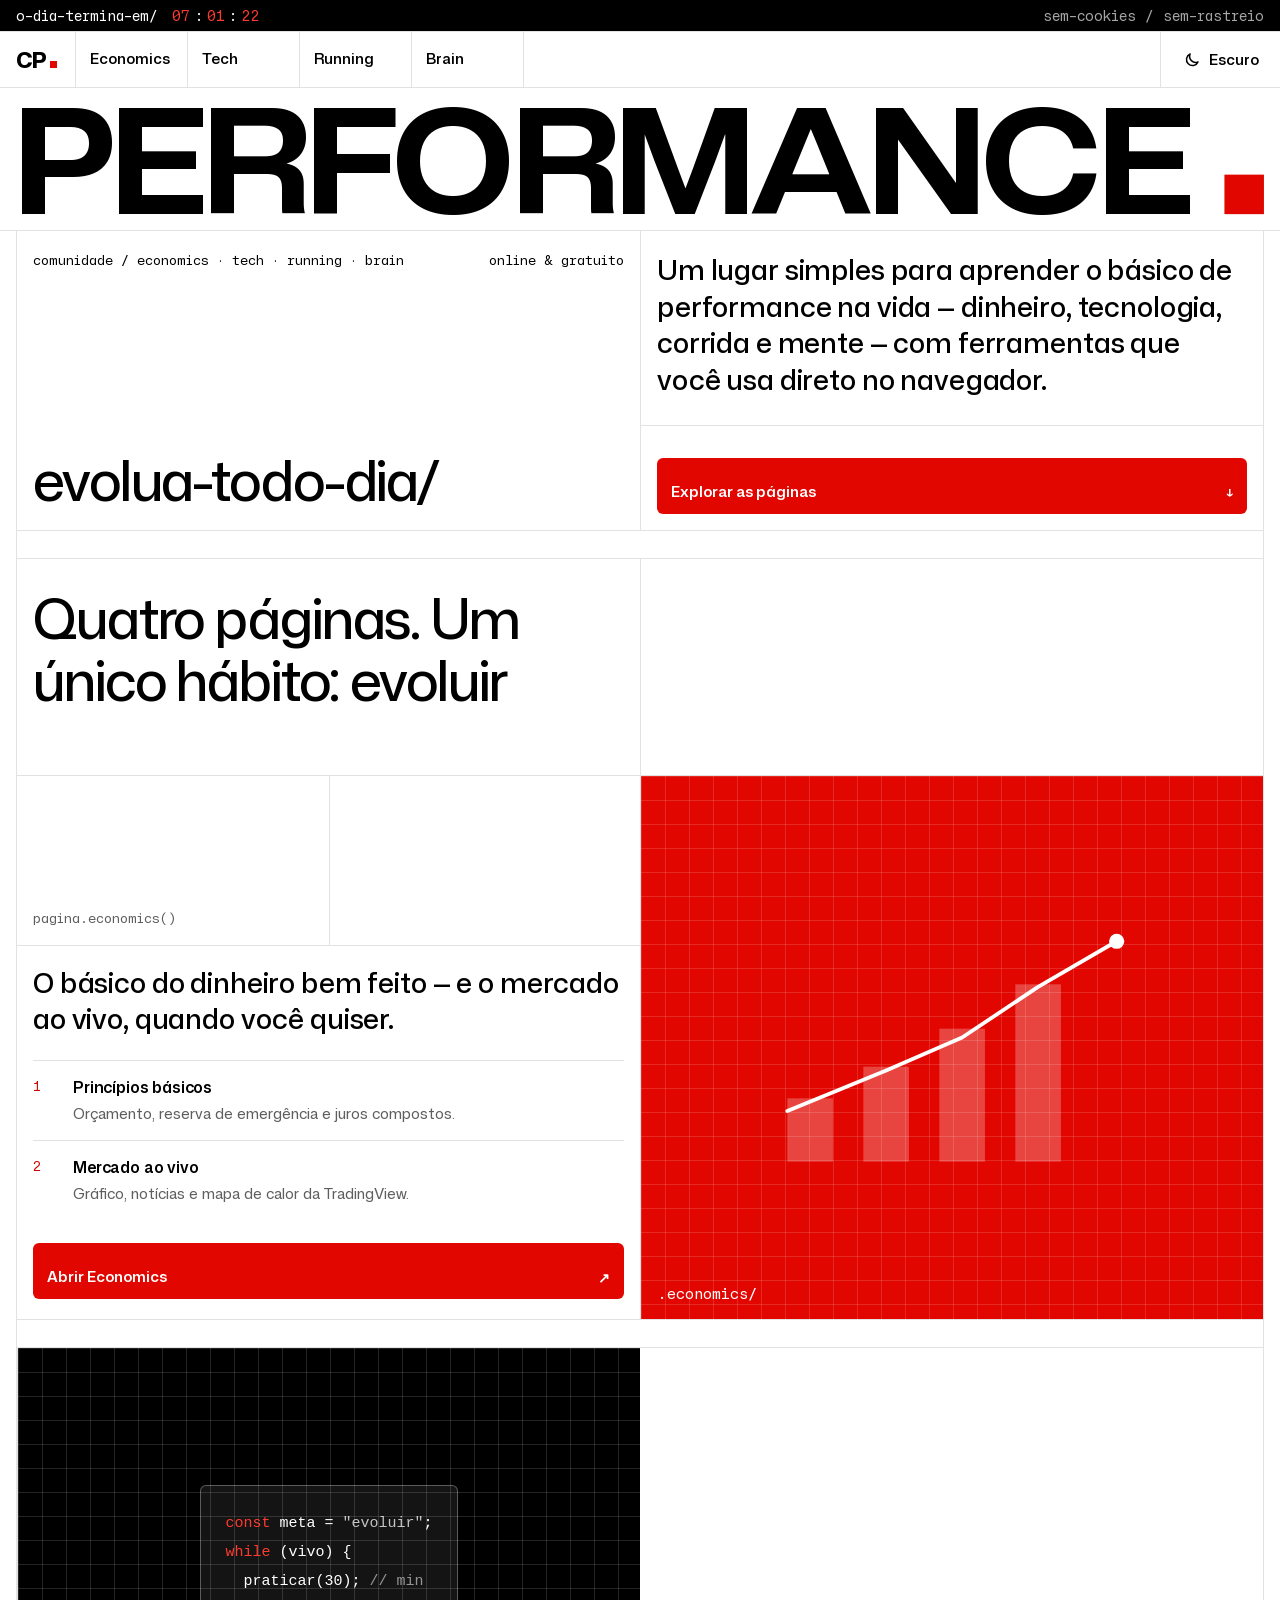
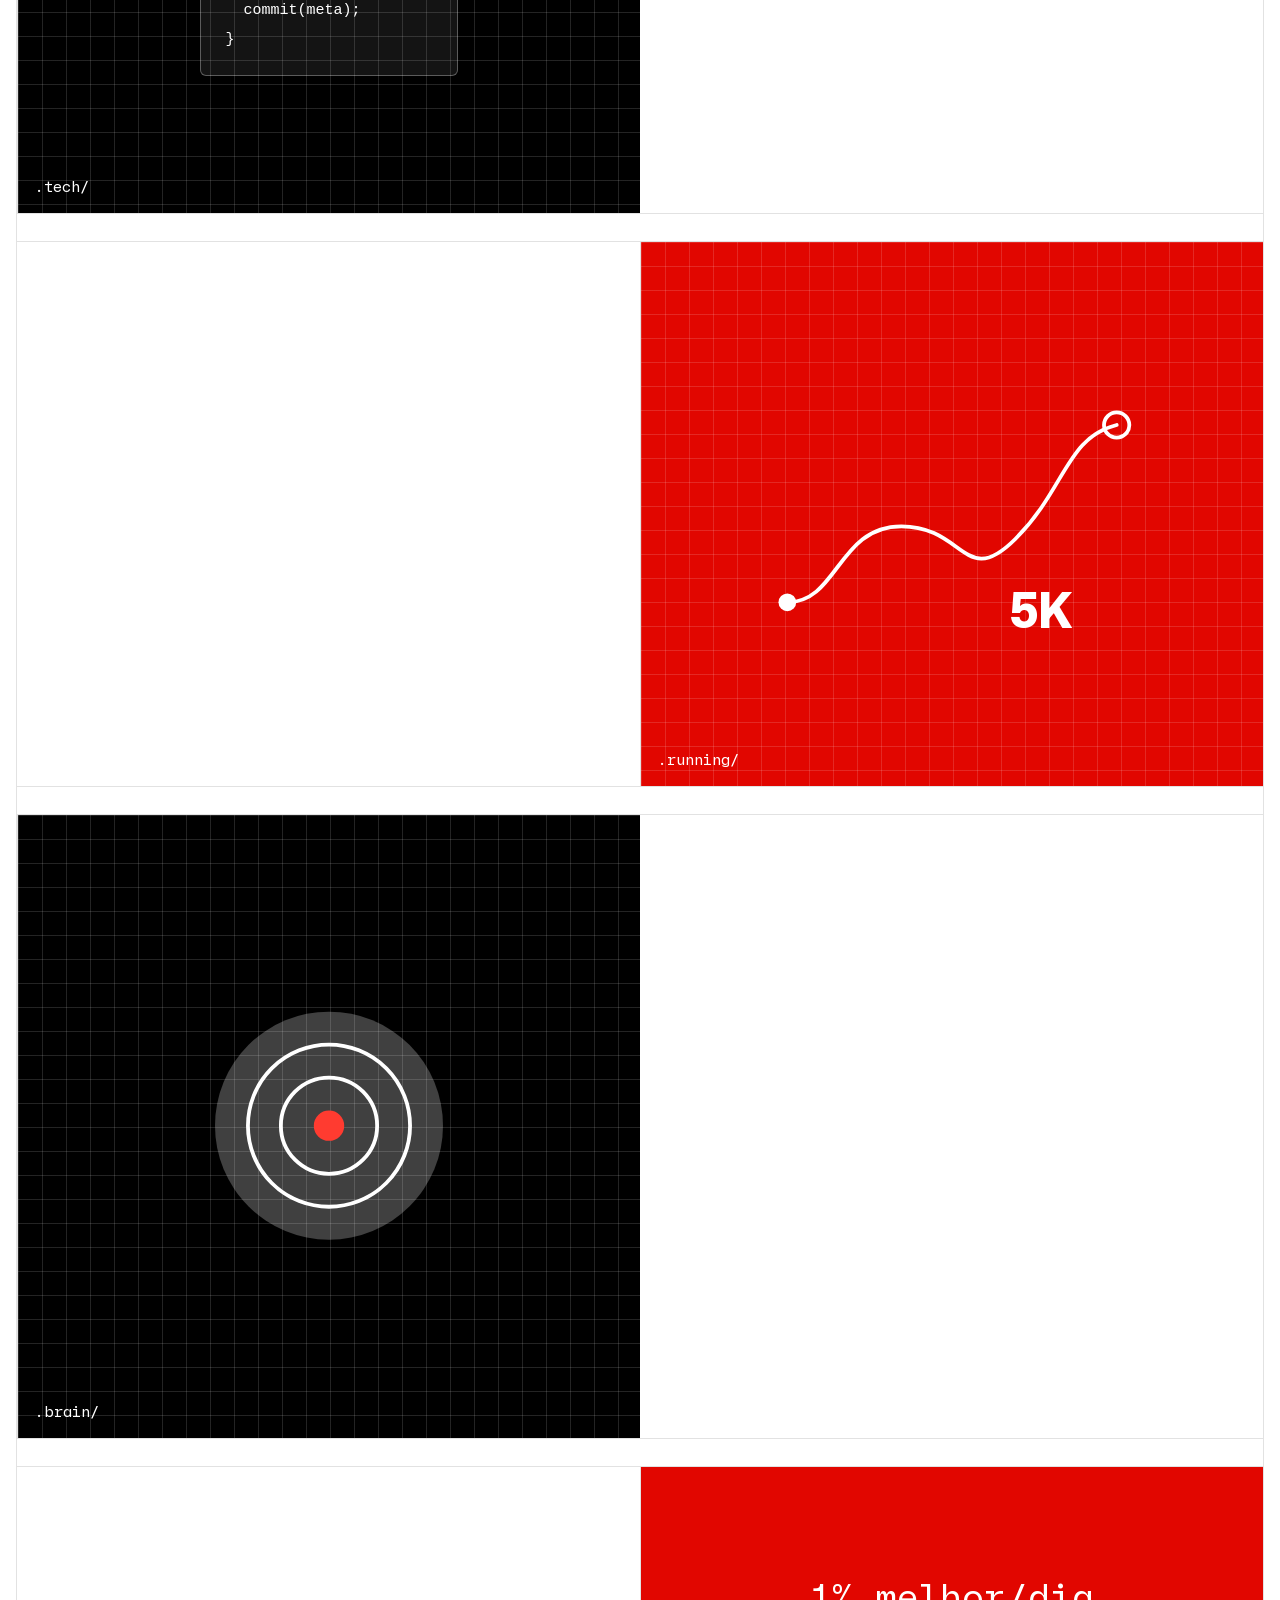
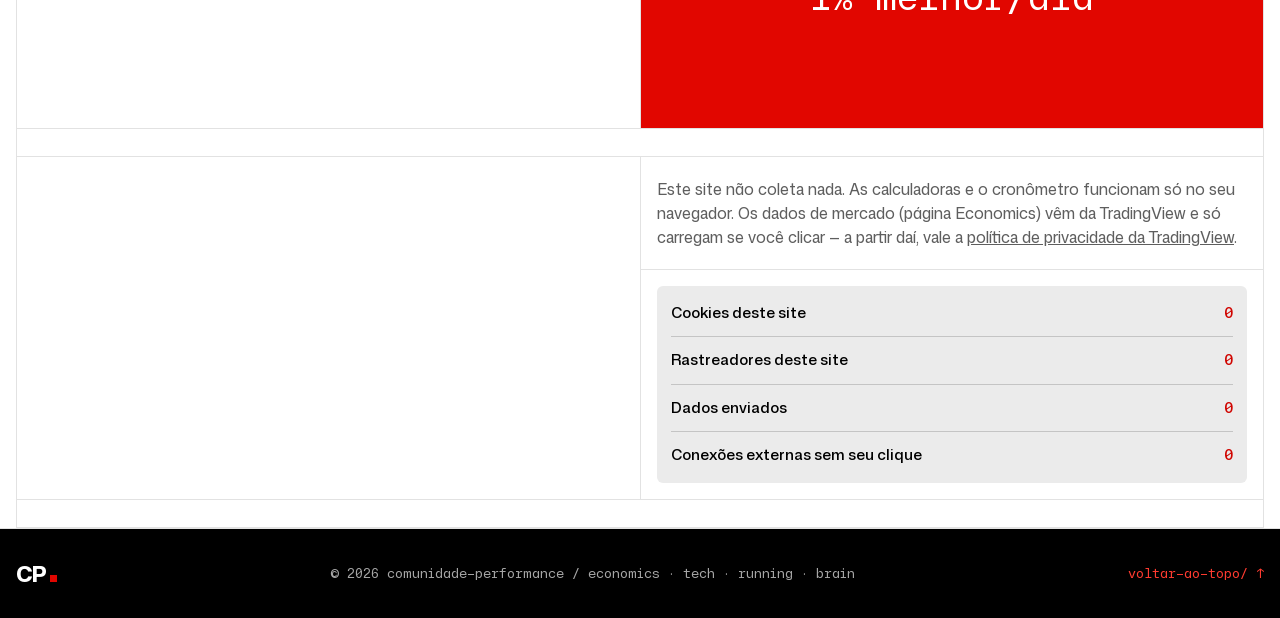
<file: index.html>
<!DOCTYPE html>
<!--
  =====================================================================
  COMUNIDADE PERFORMANCE — index.html (HOME)
  =====================================================================
  The home page: presents the 4 pages of the site.
  Layout modeled on GitHub Universe (githubuniverse.com).
  Visual identity: black, white and red — with light and dark mode.

  PROJECT FILES
    index.html      -> home (this file)
    economics.html  -> finance basics + live market (TradingView)
    tech.html       -> programming basics
    running.html    -> pace calculator + running basics
    brain.html      -> pomodoro, reading calculator, breathing
    styles.css      -> colors, fonts, layout (shared by all pages)
    script.js       -> shared interactions (theme, menu, countdown)
    economics.js / running.js / brain.js -> each page's own tools
    favicon.svg     -> the little icon shown in the browser tab
    fonts/          -> Mona Sans fonts (GitHub, SIL Open Font License).
                       Keep LICENSE.txt in there; don't rename the files.

  HOW THE LAYOUT WORKS
    Everything sits inside <div class="frame"> (the thin side lines).
    Rows of two "cells" use <div class="cells"> with two children.
    <div class="band"></div> is just an empty spacer strip.

  HEADER AND FOOTER ARE COPIED IN ALL 5 PAGES
    If you change the menu or the footer, change it in every .html file.

  SAFE TO EDIT
    - Any text between tags, e.g. <p>THIS TEXT</p>
    - Items in lists (copy a whole <li>...</li> block to add one)

  EDIT WITH CARE (the layout / scripts depend on them)
    - class="..." and id="..." names, data-... attributes

  SAFETY / PRIVACY (the first criterion of this project)
    - No cookies, no analytics, no tracking, nothing is sent anywhere.
    - Calculators and the timer run only inside the visitor's browser.
    - No external fonts, scripts or images (everything is in this folder).
    - Only exception: TradingView on economics.html, loaded ONLY after
      the visitor clicks a button.
  =====================================================================
-->
<html lang="pt-BR">
<head>
  <meta charset="UTF-8">
  <meta name="viewport" content="width=device-width, initial-scale=1">

  <!--
    SECURITY: Content-Security-Policy (CSP) — same on every page except
    economics.html (which also allows TradingView).
      default-src 'self'   -> only files from this same site
      connect-src 'none'   -> the page cannot send data anywhere
      frame-src 'none'     -> no embedded external pages
      form-action 'none'   -> no form can submit data
    Do NOT add 'unsafe-inline' or 'unsafe-eval'. Because of this policy,
    never write <script> code or style="..." directly in the HTML.
  -->
  <meta http-equiv="Content-Security-Policy"
        content="default-src 'self'; script-src 'self'; style-src 'self'; img-src 'self' data:; font-src 'self'; connect-src 'none'; frame-src 'none'; object-src 'none'; base-uri 'self'; form-action 'none'; upgrade-insecure-requests">
  <meta name="referrer" content="no-referrer">

  <title>Comunidade Performance</title>
  <meta name="description" content="Comunidade Performance: o básico de performance na vida — Economics, Tech, Running e Brain.">
  <meta name="theme-color" content="#ffffff" media="(prefers-color-scheme: light)">
  <meta name="theme-color" content="#000000" media="(prefers-color-scheme: dark)">

  <link rel="icon" href="favicon.svg" type="image/svg+xml">
  <link rel="stylesheet" href="styles.css">
  <script src="script.js" defer></script>
</head>

<body>
  <a class="skip-link" href="#conteudo">Pular para o conteúdo</a>

  <!-- ===================================================================
       HEADER (SHARED) — the same block is in all 5 pages.
       To change the menu, edit it in: index.html, economics.html,
       tech.html, running.html and brain.html.
       aria-current="page" marks the page you are on (shown in red).
       =================================================================== -->
  <header class="site-header">
    <div class="topbar">
      <span>o-dia-termina-em/</span>
      <span class="countdown" aria-label="Tempo restante no dia">
        <span data-cd-h>00</span><span class="sep">:</span><span data-cd-m>00</span><span class="sep">:</span><span data-cd-s>00</span>
      </span>
      <span class="topbar-right">sem-cookies / sem-rastreio</span>
    </div>

    <div class="nav">
      <a class="logo" href="index.html" aria-label="Comunidade Performance — início"><span>CP<span class="logo-dot" aria-hidden="true"></span></span></a>

      <nav id="menu-principal" class="main-nav" aria-label="Principal">
        <ul>
          <li><a href="economics.html">Economics</a></li>
          <li><a href="tech.html">Tech</a></li>
          <li><a href="running.html">Running</a></li>
          <li><a href="brain.html">Brain</a></li>
          <li class="nav-spacer" aria-hidden="true"></li>
        </ul>
      </nav>

      <!-- Light / dark button (logic in script.js; choice is not saved) -->
      <button class="theme-toggle" type="button" aria-label="Alternar tema claro/escuro">
        <svg class="icon-moon" viewBox="0 0 24 24" aria-hidden="true"><path d="M20 14.5A8 8 0 0 1 9.5 4 8 8 0 1 0 20 14.5Z" fill="none" stroke="currentColor" stroke-width="2" stroke-linejoin="round"/></svg>
        <svg class="icon-sun" viewBox="0 0 24 24" aria-hidden="true"><circle cx="12" cy="12" r="4.5" fill="none" stroke="currentColor" stroke-width="2"/><path d="M12 2v2.5M12 19.5V22M2 12h2.5M19.5 12H22M4.9 4.9l1.8 1.8M17.3 17.3l1.8 1.8M4.9 19.1l1.8-1.8M17.3 6.7l1.8-1.8" stroke="currentColor" stroke-width="2" stroke-linecap="round"/></svg>
        <span class="theme-label">Escuro</span>
      </button>

      <!-- Mobile menu button -->
      <button class="menu-toggle" type="button" aria-expanded="false" aria-controls="menu-principal">
        <span class="sr-only">Abrir menu</span>
        <span class="menu-bar" aria-hidden="true"></span>
        <span class="menu-bar" aria-hidden="true"></span>
      </button>
    </div>
  </header>

  <main id="conteudo">

    <!-- =================================================================
         HERO — giant word (SVG, always fills the width)
         ================================================================= -->
    <section id="topo" class="hero">
      <div class="wordmark-wrap">
        <h1 class="sr-only">Comunidade Performance</h1>
        <svg class="wordmark" viewBox="0 0 1200 112" aria-hidden="true">
          <text x="0" y="104" textLength="1130" lengthAdjust="spacingAndGlyphs">PERFORMANCE</text>
          <rect class="wm-accent" x="1162" y="66" width="38" height="38"/>
        </svg>
      </div>

      <div class="frame">
        <div class="cells hero-cells">
          <div class="cell hero-left">
            <div class="hero-meta">
              <span>comunidade / economics · tech · running · brain</span>
              <span>online &amp; gratuito</span>
            </div>
            <p class="slug">evolua-todo-dia/</p>
          </div>
          <div class="hero-right">
            <p class="big-text">
              Um lugar simples para aprender o básico de performance na vida —
              dinheiro, tecnologia, corrida e mente — com ferramentas que você
              usa direto no navegador.
            </p>
            <div class="hero-action">
              <a class="btn-block" href="#paginas">Explorar as páginas <span class="arrow" aria-hidden="true">↓</span></a>
            </div>
          </div>
        </div>
        <div class="band"></div>
      </div>
    </section>

    <!-- =================================================================
         THE 4 PAGES
         Each row = one page: text on one side, colored panel on the other.
         Panel color = second class on <div class="pillar-visual ...">:
           panel-red | panel-inverse (black in light mode, white in dark)
         "reverse" puts the panel on the left.
         ================================================================= -->
    <section id="paginas" class="frame">
      <div class="cells">
        <h2 class="cell statement"><span class="slug">Quatro páginas. Um único hábito: evoluir</span></h2>
        <div aria-hidden="true"></div>
      </div>

      <!-- ---------- TEMPLATE / PAGE 01: ECONOMICS ---------- -->
      <div class="cells pillar-row">
        <div class="pillar-text reveal">
          <div class="pillar-label-cells">
            <div><span class="mono-label">pagina.economics()</span></div>
            <div aria-hidden="true"></div>
          </div>
          <p class="big-text">O básico do dinheiro bem feito — e o mercado ao vivo, quando você quiser.</p>
          <ol class="tips">
            <li class="tip"><span class="tip-num">1</span><h3>Princípios básicos</h3><p>Orçamento, reserva de emergência e juros compostos.</p></li>
            <li class="tip"><span class="tip-num">2</span><h3>Mercado ao vivo</h3><p>Gráfico, notícias e mapa de calor da TradingView.</p></li>
          </ol>
          <div class="pillar-cta"><a class="btn-block" href="economics.html">Abrir Economics <span class="arrow" aria-hidden="true">↗</span></a></div>
        </div>
        <div class="pillar-visual panel-red" aria-hidden="true">
          <svg viewBox="0 0 300 200">
            <rect class="v-soft" x="20"  y="140" width="36" height="50"/>
            <rect class="v-soft" x="80"  y="115" width="36" height="75"/>
            <rect class="v-soft" x="140" y="85"  width="36" height="105"/>
            <rect class="v-soft" x="200" y="50"  width="36" height="140"/>
            <polyline class="v-stroke" points="20,150 98,118 158,92 218,52 280,16"/>
            <circle class="v-fill" cx="280" cy="16" r="6"/>
          </svg>
          <span class="visual-tag">.economics/</span>
        </div>
      </div>

      <div class="band"></div>

      <!-- ---------- PAGE 02: TECH ---------- -->
      <div class="cells pillar-row reverse">
        <div class="pillar-text reveal">
          <div class="pillar-label-cells">
            <div><span class="mono-label">pagina.tech()</span></div>
            <div aria-hidden="true"></div>
          </div>
          <p class="big-text">Programar é um esporte de repetição. Pratique pouco, todo dia, com projetos reais.</p>
          <ol class="tips">
            <li class="tip"><span class="tip-num">1</span><h3>Como aprender</h3><p>Constância, projetos reais e Git desde o início.</p></li>
          </ol>
          <div class="pillar-cta"><a class="btn-block" href="tech.html">Abrir Tech <span class="arrow" aria-hidden="true">↗</span></a></div>
        </div>
        <div class="pillar-visual panel-inverse" aria-hidden="true">
<pre class="code-box"><code><span class="c-key">const</span> meta = <span class="c-str">"evoluir"</span>;
<span class="c-key">while</span> (vivo) {
  praticar(30); <span class="c-com">// min</span>
  commit(meta);
}</code></pre>
          <span class="visual-tag">.tech/</span>
        </div>
      </div>

      <div class="band"></div>

      <!-- ---------- PAGE 03: RUNNING ---------- -->
      <div class="cells pillar-row">
        <div class="pillar-text reveal">
          <div class="pillar-label-cells">
            <div><span class="mono-label">pagina.running()</span></div>
            <div aria-hidden="true"></div>
          </div>
          <p class="big-text">Descubra seu pace, preveja seus tempos de prova e treine com consistência.</p>
          <ol class="tips">
            <li class="tip"><span class="tip-num">1</span><h3>Calculadora de pace</h3><p>Pace, tempo ou distância — e parciais por km.</p></li>
            <li class="tip"><span class="tip-num">2</span><h3>Princípios de treino</h3><p>Ritmo leve, progressão gradual e recuperação.</p></li>
          </ol>
          <div class="pillar-cta"><a class="btn-block" href="running.html">Abrir Running <span class="arrow" aria-hidden="true">↗</span></a></div>
        </div>
        <div class="pillar-visual panel-red" aria-hidden="true">
          <svg viewBox="0 0 300 200">
            <path class="v-stroke" d="M20 170 C 60 170, 60 110, 110 110 S 160 160, 200 120 S 240 40, 280 30"/>
            <circle class="v-fill" cx="20" cy="170" r="7"/>
            <circle class="v-stroke" cx="280" cy="30" r="10"/>
            <text class="v-fill" x="196" y="190" font-size="38" font-weight="800">5K</text>
          </svg>
          <span class="visual-tag">.running/</span>
        </div>
      </div>

      <div class="band"></div>

      <!-- ---------- PAGE 04: BRAIN ---------- -->
      <div class="cells pillar-row reverse">
        <div class="pillar-text reveal">
          <div class="pillar-label-cells">
            <div><span class="mono-label">pagina.brain()</span></div>
            <div aria-hidden="true"></div>
          </div>
          <p class="big-text">Foco, leitura e calma: ferramentas simples para treinar a mente.</p>
          <ol class="tips">
            <li class="tip"><span class="tip-num">1</span><h3>Pomodoro</h3><p>Cronômetro de foco e pausas, feito para o celular.</p></li>
            <li class="tip"><span class="tip-num">2</span><h3>Calculadora de leitura</h3><p>Quantas páginas você lê no seu tempo e ritmo.</p></li>
            <li class="tip"><span class="tip-num">3</span><h3>Respiração quadrada</h3><p>Um minuto para desacelerar.</p></li>
          </ol>
          <div class="pillar-cta"><a class="btn-block" href="brain.html">Abrir Brain <span class="arrow" aria-hidden="true">↗</span></a></div>
        </div>
        <div class="pillar-visual panel-inverse" aria-hidden="true">
          <svg viewBox="0 0 300 200">
            <circle class="v-soft" cx="150" cy="100" r="90"/>
            <circle class="v-stroke" cx="150" cy="100" r="64"/>
            <circle class="v-stroke" cx="150" cy="100" r="38"/>
            <circle class="v-accent" cx="150" cy="100" r="12"/>
          </svg>
          <span class="visual-tag">.brain/</span>
        </div>
      </div>

      <div class="band"></div>

      <!-- QUOTE. Edit the text freely. -->
      <div class="cells">
        <div class="cell quote-cell reveal">
          <span class="quote-mark" aria-hidden="true">“</span>
          <blockquote class="quote">
            <span class="mono-label">principio</span>
            <p class="big-text">A constância vence a intensidade. Pequenos passos, todos os dias, constroem grandes resultados.</p>
          </blockquote>
        </div>
        <div class="quote-side" aria-hidden="true">1% melhor/dia</div>
      </div>

      <div class="band"></div>
    </section>

    <!-- =================================================================
         PRIVACY — visible promise to visitors. Keep it TRUE.
         ================================================================= -->
    <section id="privacidade" class="frame">
      <div class="cells">
        <div class="cell privacy-left reveal">
          <span class="mono-label">privacidade()<span class="cursor" aria-hidden="true"></span></span>
          <h2 class="slug">zero-dados/</h2>
        </div>
        <div class="privacy-right">
          <p>
            Este site não coleta nada. As calculadoras e o cronômetro funcionam
            só no seu navegador. Os dados de mercado (página Economics) vêm da
            TradingView e só carregam se você clicar — a partir daí, vale a
            <a href="https://www.tradingview.com/privacy-policy/" target="_blank" rel="noopener noreferrer">política de privacidade da TradingView</a>.
          </p>
          <ul class="privacy-box">
            <li>Cookies deste site <span>0</span></li>
            <li>Rastreadores deste site <span>0</span></li>
            <li>Dados enviados <span>0</span></li>
            <li>Conexões externas sem seu clique <span>0</span></li>
          </ul>
        </div>
      </div>
      <div class="band"></div>
    </section>
  </main>

  <!-- FOOTER (SHARED) — same block in all 5 pages -->
  <footer class="site-footer">
    <div class="footer-inner">
      <a class="logo" href="index.html" aria-label="Início"><span>CP<span class="logo-dot" aria-hidden="true"></span></span></a>
      <p class="footer-note">© <span data-year>2026</span> comunidade-performance / economics · tech · running · brain</p>
      <a class="back-top" href="#topo">voltar-ao-topo/ ↑</a>
    </div>
  </footer>
</body>
</html>
</file>
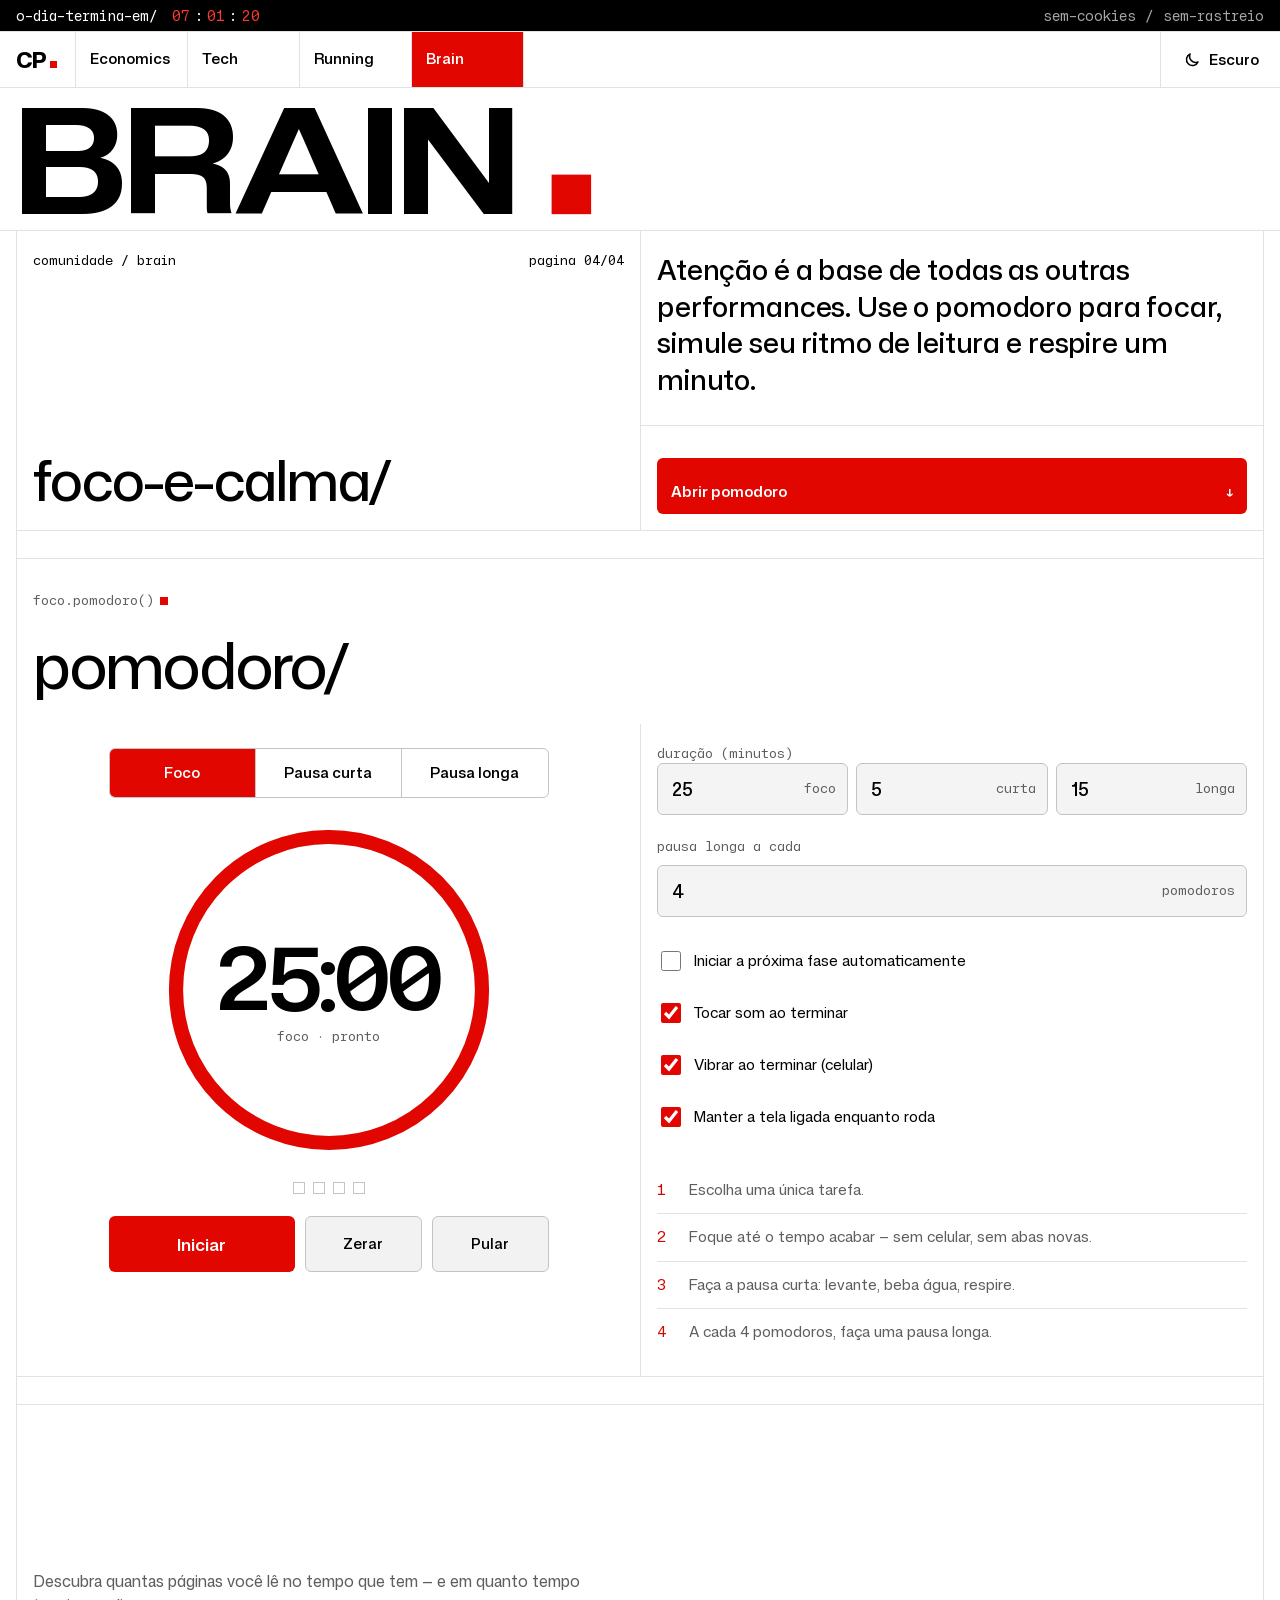
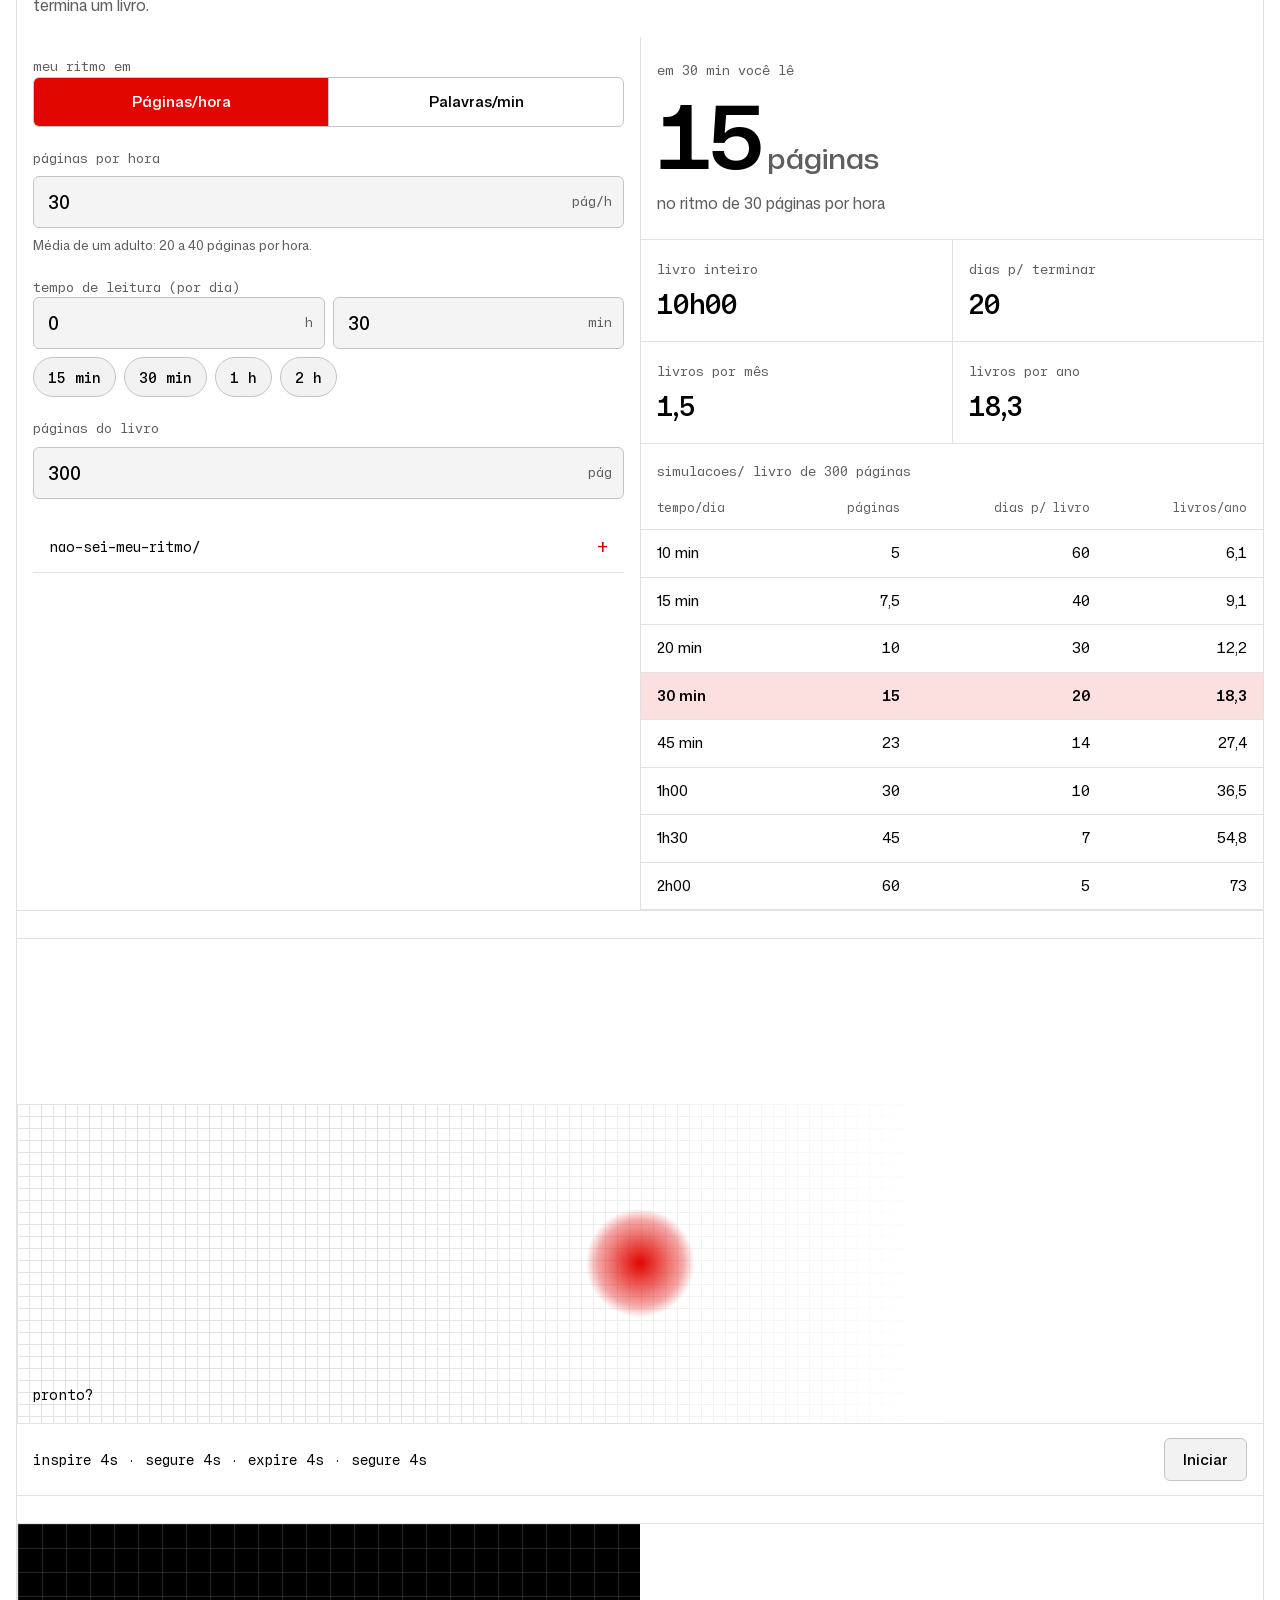
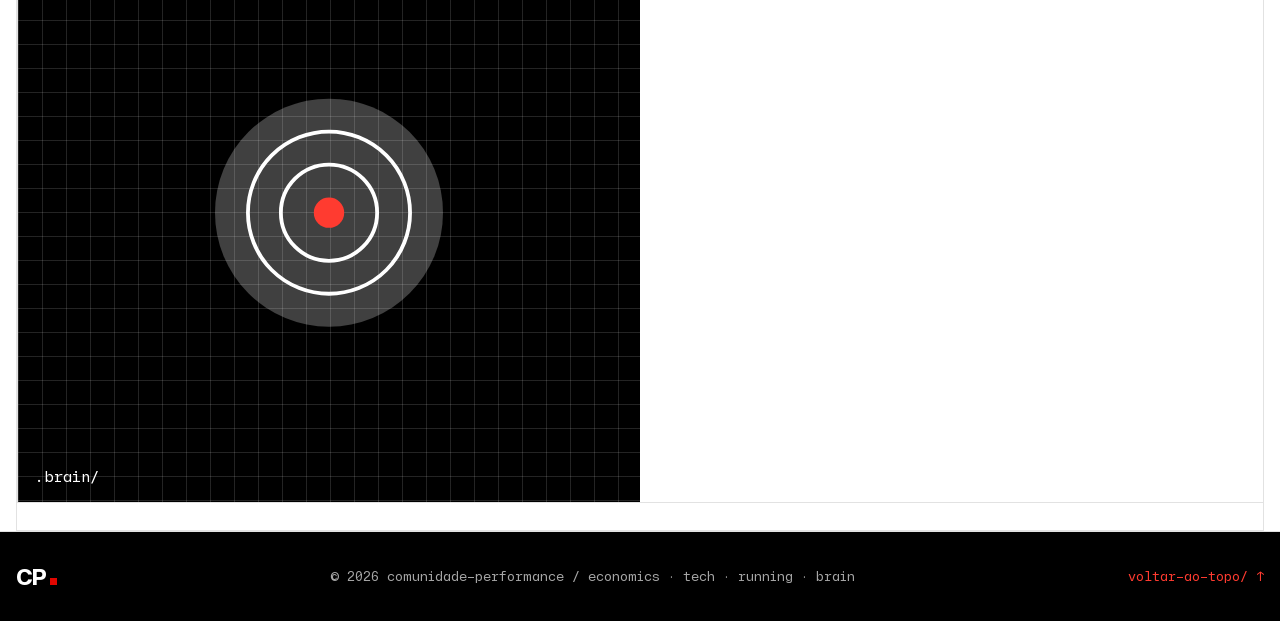
<file: brain.html>
<!DOCTYPE html>
<!--
  =====================================================================
  COMUNIDADE PERFORMANCE — brain.html (PAGE 04/04)
  =====================================================================
  Tools for the mind: pomodoro timer, reading calculator, breathing.
  This page's tools: brain.js.
  Shared parts (header, footer, styles) are explained in index.html.

  PRIVACY: the timer and calculators run only in the visitor's
  browser. Nothing is saved (a reload resets them) or sent anywhere.
  Keep the id="..." and data-... attributes: brain.js reads them.
  =====================================================================
-->
<html lang="pt-BR">
<head>
  <meta charset="UTF-8">
  <meta name="viewport" content="width=device-width, initial-scale=1">
  <!-- SECURITY (CSP): strict — see index.html for the explanation -->
  <meta http-equiv="Content-Security-Policy"
        content="default-src 'self'; script-src 'self'; style-src 'self'; img-src 'self' data:; font-src 'self'; connect-src 'none'; frame-src 'none'; object-src 'none'; base-uri 'self'; form-action 'none'; upgrade-insecure-requests">
  <meta name="referrer" content="no-referrer">

  <title>Brain — Comunidade Performance</title>
  <meta name="description" content="Pomodoro no navegador, calculadora de leitura e respiração quadrada.">
  <meta name="theme-color" content="#ffffff" media="(prefers-color-scheme: light)">
  <meta name="theme-color" content="#000000" media="(prefers-color-scheme: dark)">

  <link rel="icon" href="favicon.svg" type="image/svg+xml">
  <link rel="stylesheet" href="styles.css">
  <script src="script.js" defer></script>
  <script src="brain.js" defer></script>
</head>

<body>
  <a class="skip-link" href="#conteudo">Pular para o conteúdo</a>

  <!-- HEADER (SHARED) — same block in all 5 pages; see index.html -->
  <header class="site-header">
    <div class="topbar">
      <span>o-dia-termina-em/</span>
      <span class="countdown" aria-label="Tempo restante no dia">
        <span data-cd-h>00</span><span class="sep">:</span><span data-cd-m>00</span><span class="sep">:</span><span data-cd-s>00</span>
      </span>
      <span class="topbar-right">sem-cookies / sem-rastreio</span>
    </div>

    <div class="nav">
      <a class="logo" href="index.html" aria-label="Comunidade Performance — início"><span>CP<span class="logo-dot" aria-hidden="true"></span></span></a>

      <nav id="menu-principal" class="main-nav" aria-label="Principal">
        <ul>
          <li><a href="economics.html">Economics</a></li>
          <li><a href="tech.html">Tech</a></li>
          <li><a href="running.html">Running</a></li>
          <li><a href="brain.html" aria-current="page">Brain</a></li>
          <li class="nav-spacer" aria-hidden="true"></li>
        </ul>
      </nav>

      <button class="theme-toggle" type="button" aria-label="Alternar tema claro/escuro">
        <svg class="icon-moon" viewBox="0 0 24 24" aria-hidden="true"><path d="M20 14.5A8 8 0 0 1 9.5 4 8 8 0 1 0 20 14.5Z" fill="none" stroke="currentColor" stroke-width="2" stroke-linejoin="round"/></svg>
        <svg class="icon-sun" viewBox="0 0 24 24" aria-hidden="true"><circle cx="12" cy="12" r="4.5" fill="none" stroke="currentColor" stroke-width="2"/><path d="M12 2v2.5M12 19.5V22M2 12h2.5M19.5 12H22M4.9 4.9l1.8 1.8M17.3 17.3l1.8 1.8M4.9 19.1l1.8-1.8M17.3 6.7l1.8-1.8" stroke="currentColor" stroke-width="2" stroke-linecap="round"/></svg>
        <span class="theme-label">Escuro</span>
      </button>

      <button class="menu-toggle" type="button" aria-expanded="false" aria-controls="menu-principal">
        <span class="sr-only">Abrir menu</span>
        <span class="menu-bar" aria-hidden="true"></span>
        <span class="menu-bar" aria-hidden="true"></span>
      </button>
    </div>
  </header>

  <main id="conteudo">

    <!-- HERO -->
    <section id="topo" class="hero">
      <div class="wordmark-wrap">
        <h1 class="sr-only">Brain — Comunidade Performance</h1>
        <svg class="wordmark" viewBox="0 0 1200 112" aria-hidden="true">
          <text x="0" y="104" textLength="483" lengthAdjust="spacingAndGlyphs">BRAIN</text>
          <rect class="wm-accent" x="515" y="66" width="38" height="38"/>
        </svg>
      </div>

      <div class="frame">
        <div class="cells hero-cells">
          <div class="cell hero-left">
            <div class="hero-meta">
              <span>comunidade / brain</span>
              <span>pagina 04/04</span>
            </div>
            <p class="slug">foco-e-calma/</p>
          </div>
          <div class="hero-right">
            <p class="big-text">
              Atenção é a base de todas as outras performances. Use o pomodoro
              para focar, simule seu ritmo de leitura e respire um minuto.
            </p>
            <div class="hero-action">
              <a class="btn-block" href="#pomodoro">Abrir pomodoro <span class="arrow" aria-hidden="true">↓</span></a>
            </div>
          </div>
        </div>
        <div class="band"></div>
      </div>
    </section>

    <!-- =================================================================
         POMODORO TIMER
         Left: the timer. Right: settings + how it works.
         Default times are the value="..." of each input (25 / 5 / 15).
         The timer keeps correct time even if you switch apps or tabs.
         ================================================================= -->
    <section id="pomodoro" class="frame">
      <div class="section-head reveal">
        <span class="mono-label">foco.pomodoro()<span class="cursor" aria-hidden="true"></span></span>
        <h2 class="slug">pomodoro/</h2>
      </div>

      <div class="cells">
        <!-- TIMER -->
        <div class="pomo" data-pomo>
          <div class="seg" role="radiogroup" aria-label="Modo do pomodoro">
            <input type="radio" name="pomo-mode" id="pomo-m-focus" value="focus" checked>
            <label for="pomo-m-focus">Foco</label>
            <input type="radio" name="pomo-mode" id="pomo-m-short" value="short">
            <label for="pomo-m-short">Pausa curta</label>
            <input type="radio" name="pomo-mode" id="pomo-m-long" value="long">
            <label for="pomo-m-long">Pausa longa</label>
          </div>

          <div class="pomo-ring">
            <svg viewBox="0 0 120 120" aria-hidden="true">
              <circle class="ring-track" cx="60" cy="60" r="54"/>
              <circle class="ring-progress" cx="60" cy="60" r="54" pathLength="100" data-pomo-ring/>
            </svg>
            <div class="pomo-time">
              <span class="pomo-clock" data-pomo-clock role="timer">25:00</span>
              <span class="mono-label" data-pomo-status>foco · pronto</span>
            </div>
          </div>

          <!-- One square per pomodoro until the long break -->
          <div class="pomo-dots" data-pomo-dots aria-hidden="true"></div>

          <div class="pomo-actions">
            <button class="btn-block" type="button" data-pomo-start>Iniciar</button>
            <button class="btn-grey" type="button" data-pomo-reset>Zerar</button>
            <button class="btn-grey" type="button" data-pomo-skip>Pular</button>
          </div>

          <!-- Read aloud by screen readers when a phase ends -->
          <p class="sr-only" aria-live="polite" data-pomo-announce></p>
        </div>

        <!-- SETTINGS -->
        <div>
          <div class="tool-form">
            <fieldset class="field">
              <legend class="field-label">duração (minutos)</legend>
              <div class="field-row">
                <div class="input-wrap">
                  <input class="input" id="pomo-focus" type="number" inputmode="numeric" min="1" max="180" value="25" aria-label="Foco em minutos">
                  <span class="unit">foco</span>
                </div>
                <div class="input-wrap">
                  <input class="input" id="pomo-short" type="number" inputmode="numeric" min="1" max="60" value="5" aria-label="Pausa curta em minutos">
                  <span class="unit">curta</span>
                </div>
                <div class="input-wrap">
                  <input class="input" id="pomo-long" type="number" inputmode="numeric" min="1" max="60" value="15" aria-label="Pausa longa em minutos">
                  <span class="unit">longa</span>
                </div>
              </div>
            </fieldset>

            <div class="field">
              <label class="field-label" for="pomo-every">pausa longa a cada</label>
              <div class="input-wrap">
                <input class="input" id="pomo-every" type="number" inputmode="numeric" min="2" max="12" value="4">
                <span class="unit">pomodoros</span>
              </div>
            </div>

            <div class="field">
              <label class="check"><input type="checkbox" id="pomo-auto"> Iniciar a próxima fase automaticamente</label>
              <label class="check"><input type="checkbox" id="pomo-sound" checked> Tocar som ao terminar</label>
              <label class="check"><input type="checkbox" id="pomo-vibrate" checked> Vibrar ao terminar (celular)</label>
              <label class="check"><input type="checkbox" id="pomo-wake" checked> Manter a tela ligada enquanto roda</label>
            </div>
          </div>

          <ol class="howto">
            <li><span>1</span>Escolha uma única tarefa.</li>
            <li><span>2</span>Foque até o tempo acabar — sem celular, sem abas novas.</li>
            <li><span>3</span>Faça a pausa curta: levante, beba água, respire.</li>
            <li><span>4</span>A cada 4 pomodoros, faça uma pausa longa.</li>
          </ol>
        </div>
      </div>
      <div class="band"></div>
    </section>

    <!-- =================================================================
         READING CALCULATOR
         Simulates how many pages you read in a given time, at your pace.
         Left: inputs. Right: results + simulation table (brain.js).
         The table times are in brain.js (READING_SIMULATIONS).
         ================================================================= -->
    <section id="leitura" class="frame">
      <div class="section-head reveal">
        <span class="mono-label">leitura.simular()<span class="cursor" aria-hidden="true"></span></span>
        <h2 class="slug">calculadora-de-leitura/</h2>
      </div>
      <p class="section-intro">Descubra quantas páginas você lê no tempo que tem — e em quanto tempo termina um livro.</p>

      <div class="cells">
        <!-- INPUTS -->
        <div class="tool-form" data-read>
          <fieldset class="field">
            <legend class="field-label">meu ritmo em</legend>
            <div class="seg">
              <input type="radio" name="read-unit" id="read-u-pph" value="pph" checked>
              <label for="read-u-pph">Páginas/hora</label>
              <input type="radio" name="read-unit" id="read-u-wpm" value="wpm">
              <label for="read-u-wpm">Palavras/min</label>
            </div>
          </fieldset>

          <!-- shown when "Páginas/hora" is selected -->
          <div class="field" data-read-pph-field>
            <label class="field-label" for="read-pph">páginas por hora</label>
            <div class="input-wrap">
              <input class="input" id="read-pph" type="text" inputmode="decimal" autocomplete="off" value="30">
              <span class="unit">pág/h</span>
            </div>
            <span class="field-hint">Média de um adulto: 20 a 40 páginas por hora.</span>
          </div>

          <!-- shown when "Palavras/min" is selected -->
          <fieldset class="field" data-read-wpm-field hidden>
            <legend class="field-label">palavras por minuto · palavras por página</legend>
            <div class="field-row">
              <div class="input-wrap">
                <input class="input" id="read-wpm" type="number" inputmode="numeric" min="1" value="250" aria-label="Palavras por minuto">
                <span class="unit">ppm</span>
              </div>
              <div class="input-wrap">
                <input class="input" id="read-wpp" type="number" inputmode="numeric" min="1" value="275" aria-label="Palavras por página">
                <span class="unit">p/pág</span>
              </div>
            </div>
            <span class="field-hint">Média: 200–300 palavras/min. Um livro comum tem ~250–300 palavras por página.</span>
          </fieldset>

          <fieldset class="field">
            <legend class="field-label">tempo de leitura (por dia)</legend>
            <div class="field-row">
              <div class="input-wrap">
                <input class="input" id="read-h" type="number" inputmode="numeric" min="0" value="0" aria-label="Horas">
                <span class="unit">h</span>
              </div>
              <div class="input-wrap">
                <input class="input" id="read-min" type="number" inputmode="numeric" min="0" max="59" value="30" aria-label="Minutos">
                <span class="unit">min</span>
              </div>
            </div>
            <div class="chips">
              <button class="chip" type="button" data-min="15">15 min</button>
              <button class="chip" type="button" data-min="30">30 min</button>
              <button class="chip" type="button" data-min="60">1 h</button>
              <button class="chip" type="button" data-min="120">2 h</button>
            </div>
          </fieldset>

          <div class="field">
            <label class="field-label" for="read-book">páginas do livro</label>
            <div class="input-wrap">
              <input class="input" id="read-book" type="number" inputmode="numeric" min="1" value="300">
              <span class="unit">pág</span>
            </div>
          </div>

          <!-- Helper: measure your own pace -->
          <details class="collapse">
            <summary>nao-sei-meu-ritmo/</summary>
            <div class="tool-form">
              <p class="field-hint">Leia por alguns minutos (use o pomodoro acima) e anote quantas páginas leu.</p>
              <div class="field-row">
                <div class="input-wrap">
                  <input class="input" id="read-test-pages" type="text" inputmode="decimal" value="10" aria-label="Páginas lidas">
                  <span class="unit">pág</span>
                </div>
                <div class="input-wrap">
                  <input class="input" id="read-test-min" type="number" inputmode="numeric" min="1" value="20" aria-label="Minutos de leitura">
                  <span class="unit">min</span>
                </div>
              </div>
              <button class="btn-block is-grey" type="button" data-read-measure>Usar este ritmo <span class="arrow" aria-hidden="true">↑</span></button>
            </div>
          </details>

          <p class="tool-msg" data-read-msg role="status"></p>
        </div>

        <!-- RESULTS (written by brain.js) -->
        <div class="results" aria-live="polite">
          <div class="result-main">
            <span class="mono-label" data-read-out="label">em 30 min você lê</span>
            <span class="big-num" data-read-out="pages">15<small>páginas</small></span>
            <p class="result-sub" data-read-out="summary">no ritmo de 30 páginas por hora</p>
          </div>

          <div class="result-grid">
            <div><span class="mono-label">livro inteiro</span><strong data-read-out="book-time">10h00</strong></div>
            <div><span class="mono-label">dias p/ terminar</span><strong data-read-out="book-days">20</strong></div>
            <div><span class="mono-label">livros por mês</span><strong data-read-out="month">1,5</strong></div>
            <div><span class="mono-label">livros por ano</span><strong data-read-out="year">18</strong></div>
          </div>

          <p class="mono-label table-title" data-read-out="table-title">simulacoes/ no seu ritmo</p>
          <div class="table-wrap">
            <table class="data-table">
              <thead>
                <tr>
                  <th scope="col">tempo/dia</th>
                  <th scope="col" class="num">páginas</th>
                  <th scope="col" class="num">dias p/ livro</th>
                  <th scope="col" class="num">livros/ano</th>
                </tr>
              </thead>
              <tbody data-read-out="table"></tbody>
            </table>
          </div>
        </div>
      </div>
      <div class="band"></div>
    </section>

    <!-- =================================================================
         BREATHING (box breathing). Logic in brain.js.
         ================================================================= -->
    <section id="respiracao" class="frame">
      <div class="section-head reveal">
        <span class="mono-label">calma.respirar()<span class="cursor" aria-hidden="true"></span></span>
        <h2 class="slug">respiracao-quadrada/</h2>
      </div>
      <div class="grid-panel" data-breath>
        <div class="breath-circle" data-breath-circle aria-hidden="true"></div>
        <p class="breath-label" data-breath-label aria-live="polite">pronto?</p>
      </div>
      <div class="panel-footer">
        <span class="mono-label">inspire 4s · segure 4s · expire 4s · segure 4s</span>
        <button class="btn-grey" type="button" data-breath-toggle>Iniciar</button>
      </div>
      <div class="band"></div>
    </section>

    <!-- PRINCIPLES (panel on the left: class "reverse") -->
    <section id="principios" class="frame">
      <div class="cells pillar-row reverse">
        <div class="pillar-text reveal">
          <div class="pillar-label-cells">
            <div><span class="mono-label">brain.principios()</span></div>
            <div aria-hidden="true"></div>
          </div>
          <p class="big-text">Poucos minutos por dia já fazem diferença.</p>
          <ol class="tips">
            <li class="tip">
              <span class="tip-num">1</span>
              <h3>Uma coisa de cada vez</h3>
              <p>Multitarefa é troca rápida de foco — e cada troca custa energia. Feche o que não estiver usando.</p>
            </li>
            <li class="tip">
              <span class="tip-num">2</span>
              <h3>Leia um pouco todo dia</h3>
              <p>20 minutos por dia somam mais de 10 livros por ano. Use a calculadora para ver o seu número.</p>
            </li>
            <li class="tip">
              <span class="tip-num">3</span>
              <h3>Cinco minutos de silêncio</h3>
              <p>Sente-se, observe a respiração. Quando a mente fugir, apenas volte. Isso é o treino.</p>
            </li>
          </ol>
        </div>

        <div class="pillar-visual panel-inverse" aria-hidden="true">
          <svg viewBox="0 0 300 200">
            <circle class="v-soft" cx="150" cy="100" r="90"/>
            <circle class="v-stroke" cx="150" cy="100" r="64"/>
            <circle class="v-stroke" cx="150" cy="100" r="38"/>
            <circle class="v-accent" cx="150" cy="100" r="12"/>
          </svg>
          <span class="visual-tag">.brain/</span>
        </div>
      </div>
      <div class="band"></div>
    </section>
  </main>

  <!-- FOOTER (SHARED) — same block in all 5 pages -->
  <footer class="site-footer">
    <div class="footer-inner">
      <a class="logo" href="index.html" aria-label="Início"><span>CP<span class="logo-dot" aria-hidden="true"></span></span></a>
      <p class="footer-note">© <span data-year>2026</span> comunidade-performance / economics · tech · running · brain</p>
      <a class="back-top" href="#topo">voltar-ao-topo/ ↑</a>
    </div>
  </footer>
</body>
</html>
</file>
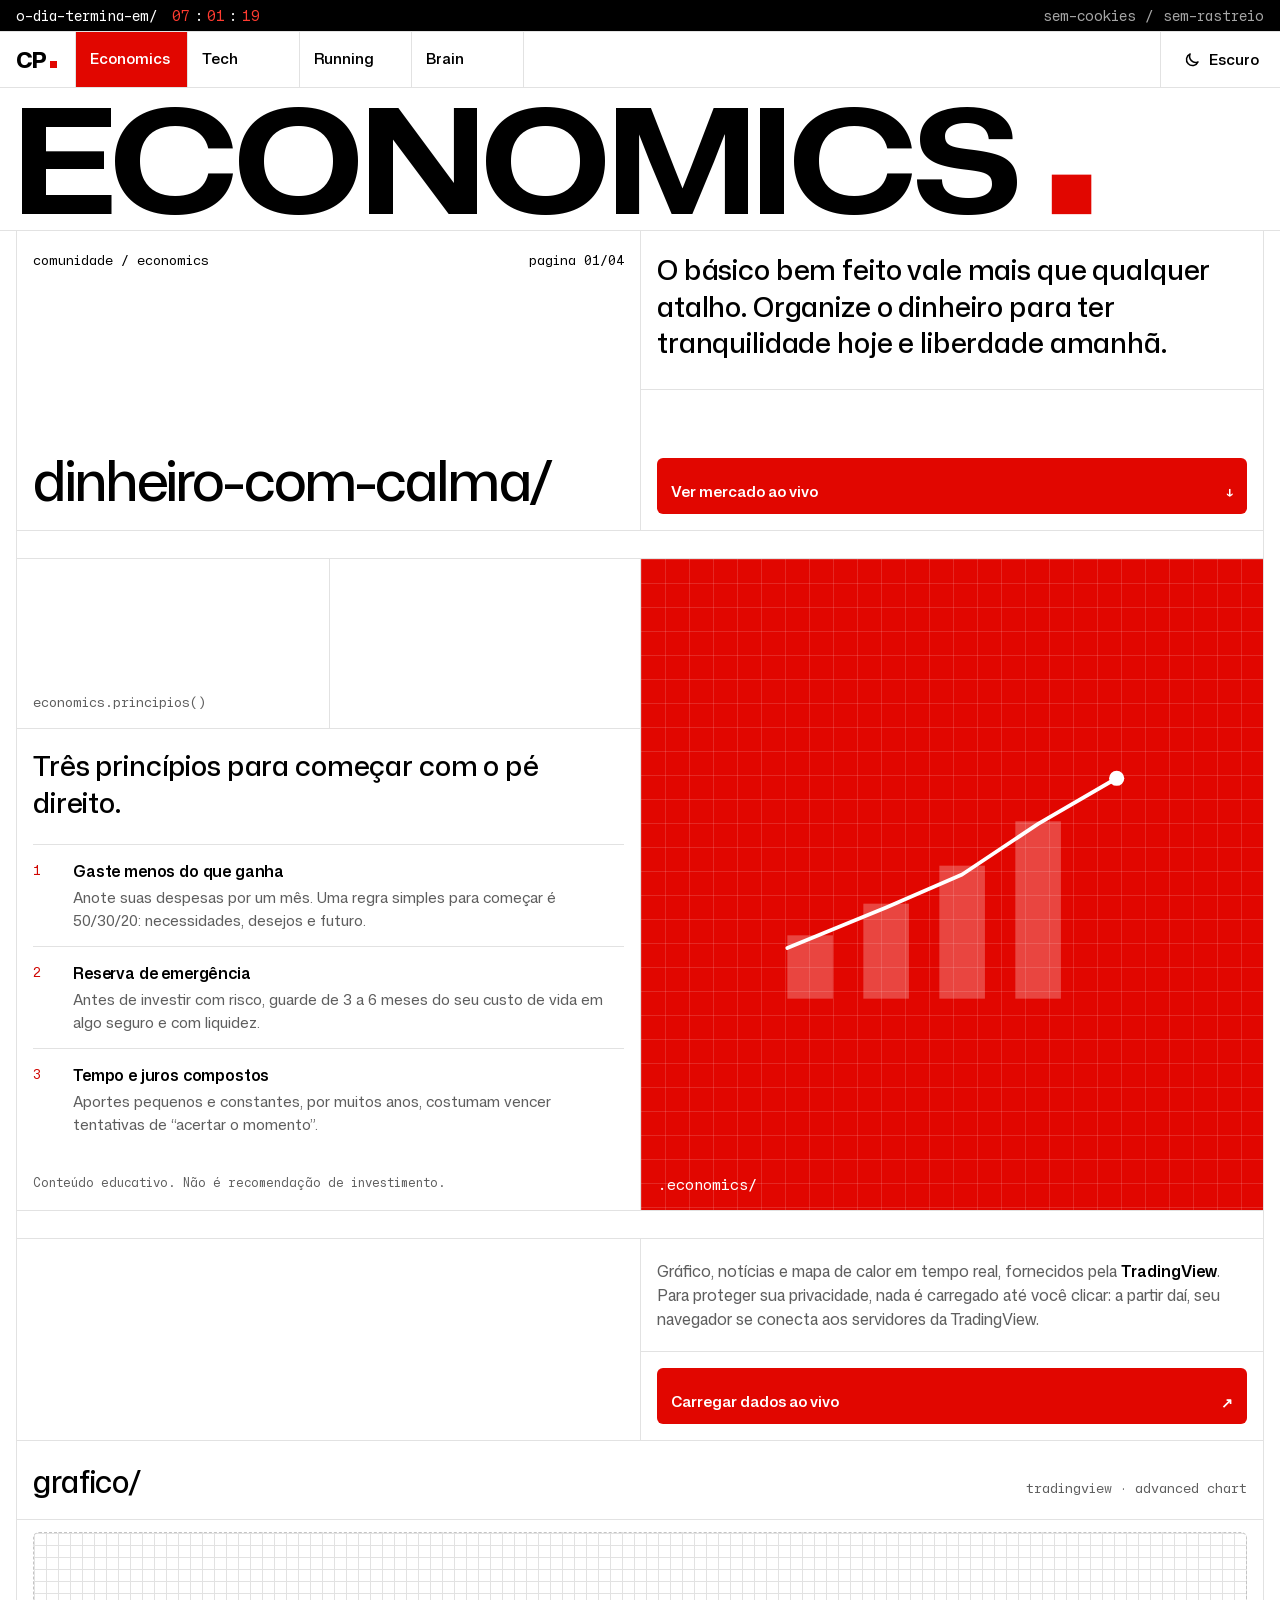
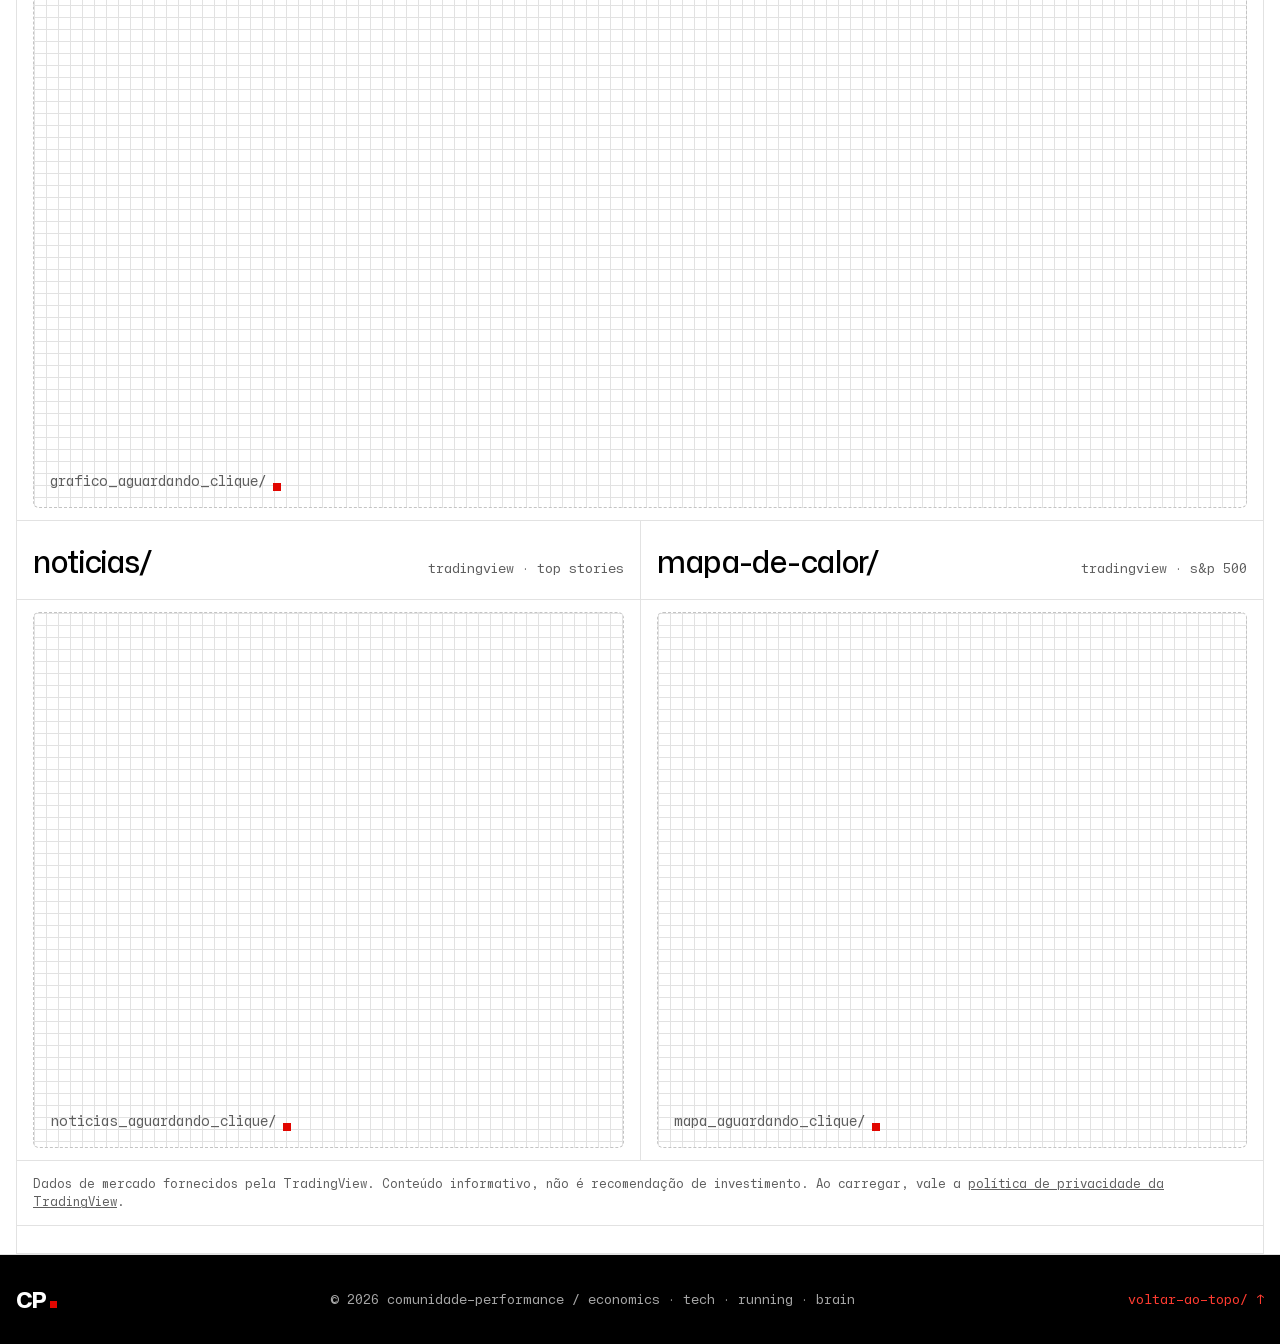
<file: economics.html>
<!DOCTYPE html>
<!--
  =====================================================================
  COMUNIDADE PERFORMANCE — economics.html (PAGE 01/04)
  =====================================================================
  Finance basics + live market (TradingView).
  Shared parts (header, footer, styles) are explained in index.html.
  This page's tool: economics.js (TradingView widgets).
  =====================================================================
-->
<html lang="pt-BR">
<head>
  <meta charset="UTF-8">
  <meta name="viewport" content="width=device-width, initial-scale=1">

  <!--
    SECURITY: Content-Security-Policy (CSP)
    Same strict policy as the other pages, PLUS TradingView, allowed in
    exactly two places (and only used after the visitor clicks):
      script-src  ... https://s3.tradingview.com    -> widget loaders
      frame-src   https://*.tradingview.com https://*.tradingview-widget.com
                                                     -> widget windows
    NOTE: after the click, the browser console shows "Applying inline
    style violates ... style-src". That is TradingView's script trying
    to add an inline style; our policy blocks it ON PURPOSE and the
    widgets still work (styles.css sizes them). It is not an error.
    Do NOT add 'unsafe-inline' or 'unsafe-eval'.
  -->
  <meta http-equiv="Content-Security-Policy"
        content="default-src 'self'; script-src 'self' https://s3.tradingview.com; style-src 'self'; img-src 'self' data:; font-src 'self'; connect-src 'none'; frame-src https://*.tradingview.com https://*.tradingview-widget.com; object-src 'none'; base-uri 'self'; form-action 'none'; upgrade-insecure-requests">
  <meta name="referrer" content="no-referrer">

  <title>Economics — Comunidade Performance</title>
  <meta name="description" content="O básico de finanças pessoais e o mercado ao vivo com TradingView.">
  <meta name="theme-color" content="#ffffff" media="(prefers-color-scheme: light)">
  <meta name="theme-color" content="#000000" media="(prefers-color-scheme: dark)">

  <link rel="icon" href="favicon.svg" type="image/svg+xml">
  <link rel="stylesheet" href="styles.css">
  <!-- Order matters: script.js first, then this page's script. -->
  <script src="script.js" defer></script>
  <script src="economics.js" defer></script>
</head>

<body>
  <a class="skip-link" href="#conteudo">Pular para o conteúdo</a>

  <!-- HEADER (SHARED) — same block in all 5 pages; see index.html -->
  <header class="site-header">
    <div class="topbar">
      <span>o-dia-termina-em/</span>
      <span class="countdown" aria-label="Tempo restante no dia">
        <span data-cd-h>00</span><span class="sep">:</span><span data-cd-m>00</span><span class="sep">:</span><span data-cd-s>00</span>
      </span>
      <span class="topbar-right">sem-cookies / sem-rastreio</span>
    </div>

    <div class="nav">
      <a class="logo" href="index.html" aria-label="Comunidade Performance — início"><span>CP<span class="logo-dot" aria-hidden="true"></span></span></a>

      <nav id="menu-principal" class="main-nav" aria-label="Principal">
        <ul>
          <li><a href="economics.html" aria-current="page">Economics</a></li>
          <li><a href="tech.html">Tech</a></li>
          <li><a href="running.html">Running</a></li>
          <li><a href="brain.html">Brain</a></li>
          <li class="nav-spacer" aria-hidden="true"></li>
        </ul>
      </nav>

      <button class="theme-toggle" type="button" aria-label="Alternar tema claro/escuro">
        <svg class="icon-moon" viewBox="0 0 24 24" aria-hidden="true"><path d="M20 14.5A8 8 0 0 1 9.5 4 8 8 0 1 0 20 14.5Z" fill="none" stroke="currentColor" stroke-width="2" stroke-linejoin="round"/></svg>
        <svg class="icon-sun" viewBox="0 0 24 24" aria-hidden="true"><circle cx="12" cy="12" r="4.5" fill="none" stroke="currentColor" stroke-width="2"/><path d="M12 2v2.5M12 19.5V22M2 12h2.5M19.5 12H22M4.9 4.9l1.8 1.8M17.3 17.3l1.8 1.8M4.9 19.1l1.8-1.8M17.3 6.7l1.8-1.8" stroke="currentColor" stroke-width="2" stroke-linecap="round"/></svg>
        <span class="theme-label">Escuro</span>
      </button>

      <button class="menu-toggle" type="button" aria-expanded="false" aria-controls="menu-principal">
        <span class="sr-only">Abrir menu</span>
        <span class="menu-bar" aria-hidden="true"></span>
        <span class="menu-bar" aria-hidden="true"></span>
      </button>
    </div>
  </header>

  <main id="conteudo">

    <!-- HERO: page name in giant letters + intro.
         textLength = width of the word; the red square sits after it. -->
    <section id="topo" class="hero">
      <div class="wordmark-wrap">
        <h1 class="sr-only">Economics — Comunidade Performance</h1>
        <svg class="wordmark" viewBox="0 0 1200 112" aria-hidden="true">
          <text x="0" y="104" textLength="964" lengthAdjust="spacingAndGlyphs">ECONOMICS</text>
          <rect class="wm-accent" x="996" y="66" width="38" height="38"/>
        </svg>
      </div>

      <div class="frame">
        <div class="cells hero-cells">
          <div class="cell hero-left">
            <div class="hero-meta">
              <span>comunidade / economics</span>
              <span>pagina 01/04</span>
            </div>
            <p class="slug">dinheiro-com-calma/</p>
          </div>
          <div class="hero-right">
            <p class="big-text">
              O básico bem feito vale mais que qualquer atalho. Organize o dinheiro
              para ter tranquilidade hoje e liberdade amanhã.
            </p>
            <div class="hero-action">
              <a class="btn-block" href="#mercado">Ver mercado ao vivo <span class="arrow" aria-hidden="true">↓</span></a>
            </div>
          </div>
        </div>
        <div class="band"></div>
      </div>
    </section>

    <!-- PRINCIPLES: text + numbered tips, red panel on the right.
         To ADD A TIP: copy one <li class="tip">...</li>. -->
    <section id="principios" class="frame">
      <div class="cells pillar-row">
        <div class="pillar-text reveal">
          <div class="pillar-label-cells">
            <div><span class="mono-label">economics.principios()</span></div>
            <div aria-hidden="true"></div>
          </div>
          <p class="big-text">Três princípios para começar com o pé direito.</p>
          <ol class="tips">
            <li class="tip">
              <span class="tip-num">1</span>
              <h3>Gaste menos do que ganha</h3>
              <p>Anote suas despesas por um mês. Uma regra simples para começar é 50/30/20: necessidades, desejos e futuro.</p>
            </li>
            <li class="tip">
              <span class="tip-num">2</span>
              <h3>Reserva de emergência</h3>
              <p>Antes de investir com risco, guarde de 3 a 6 meses do seu custo de vida em algo seguro e com liquidez.</p>
            </li>
            <li class="tip">
              <span class="tip-num">3</span>
              <h3>Tempo e juros compostos</h3>
              <p>Aportes pequenos e constantes, por muitos anos, costumam vencer tentativas de “acertar o momento”.</p>
            </li>
          </ol>
          <p class="disclaimer">Conteúdo educativo. Não é recomendação de investimento.</p>
        </div>

        <div class="pillar-visual panel-red" aria-hidden="true">
          <svg viewBox="0 0 300 200">
            <rect class="v-soft" x="20"  y="140" width="36" height="50"/>
            <rect class="v-soft" x="80"  y="115" width="36" height="75"/>
            <rect class="v-soft" x="140" y="85"  width="36" height="105"/>
            <rect class="v-soft" x="200" y="50"  width="36" height="140"/>
            <polyline class="v-stroke" points="20,150 98,118 158,92 218,52 280,16"/>
            <circle class="v-fill" cx="280" cy="16" r="6"/>
          </svg>
          <span class="visual-tag">.economics/</span>
        </div>
      </div>
      <div class="band"></div>
    </section>

    <!-- =================================================================
         MERCADO AO VIVO — TradingView widgets
         PRIVACY FIRST: nothing from TradingView loads until the visitor
         clicks "Carregar dados ao vivo". Before the click the page makes
         ZERO external requests.

         Each widget has an empty "slot": <div class="tv-slot" data-tv="...">
           chart   -> advanced chart
           news    -> top stories
           heatmap -> stock heatmap
         The widget SETTINGS (symbol, language...) are in economics.js
         (object "TV_WIDGETS"). Widgets follow the light/dark theme.
         To remove a widget: delete its whole <article> block.
         ================================================================= -->
    <section id="mercado" class="frame">
      <div class="cells">
        <div class="section-head reveal">
          <span class="mono-label">ao_vivo()<span class="cursor" aria-hidden="true"></span></span>
          <h2 class="slug">mercado-ao-vivo/</h2>
        </div>

        <div class="tv-consent" data-tv-consent>
          <p>
            Gráfico, notícias e mapa de calor em tempo real, fornecidos pela
            <strong>TradingView</strong>. Para proteger sua privacidade, nada é
            carregado até você clicar: a partir daí, seu navegador se conecta
            aos servidores da TradingView.
          </p>
          <div class="tv-consent-action">
            <button class="btn-block" type="button" data-tv-load>Carregar dados ao vivo <span class="arrow" aria-hidden="true">↗</span></button>
          </div>
        </div>
      </div>

      <!-- WIDGET 1: Advanced chart (full width) -->
      <article class="tv-card">
        <div class="tv-card-head">
          <h3>grafico/</h3>
          <span class="mono-label">tradingview · advanced chart</span>
        </div>
        <div class="tv-slot tv-slot-chart" data-tv="chart">
          <p class="tv-placeholder">grafico_aguardando_clique/<span class="cursor" aria-hidden="true"></span></p>
        </div>
      </article>

      <div class="cells tv-row">
        <!-- WIDGET 2: Top stories (news) -->
        <article class="tv-card">
          <div class="tv-card-head">
            <h3>noticias/</h3>
            <span class="mono-label">tradingview · top stories</span>
          </div>
          <div class="tv-slot tv-slot-side" data-tv="news">
            <p class="tv-placeholder">noticias_aguardando_clique/<span class="cursor" aria-hidden="true"></span></p>
          </div>
        </article>

        <!-- WIDGET 3: Stock heatmap -->
        <article class="tv-card">
          <div class="tv-card-head">
            <h3>mapa-de-calor/</h3>
            <span class="mono-label">tradingview · s&amp;p 500</span>
          </div>
          <div class="tv-slot tv-slot-side" data-tv="heatmap">
            <p class="tv-placeholder">mapa_aguardando_clique/<span class="cursor" aria-hidden="true"></span></p>
          </div>
        </article>
      </div>

      <p class="disclaimer tv-disclaimer">
        Dados de mercado fornecidos pela TradingView. Conteúdo informativo, não é recomendação de investimento.
        Ao carregar, vale a <a href="https://www.tradingview.com/privacy-policy/" target="_blank" rel="noopener noreferrer">política de privacidade da TradingView</a>.
      </p>

      <div class="band"></div>
    </section>
  </main>

  <!-- FOOTER (SHARED) — same block in all 5 pages -->
  <footer class="site-footer">
    <div class="footer-inner">
      <a class="logo" href="index.html" aria-label="Início"><span>CP<span class="logo-dot" aria-hidden="true"></span></span></a>
      <p class="footer-note">© <span data-year>2026</span> comunidade-performance / economics · tech · running · brain</p>
      <a class="back-top" href="#topo">voltar-ao-topo/ ↑</a>
    </div>
  </footer>
</body>
</html>
</file>
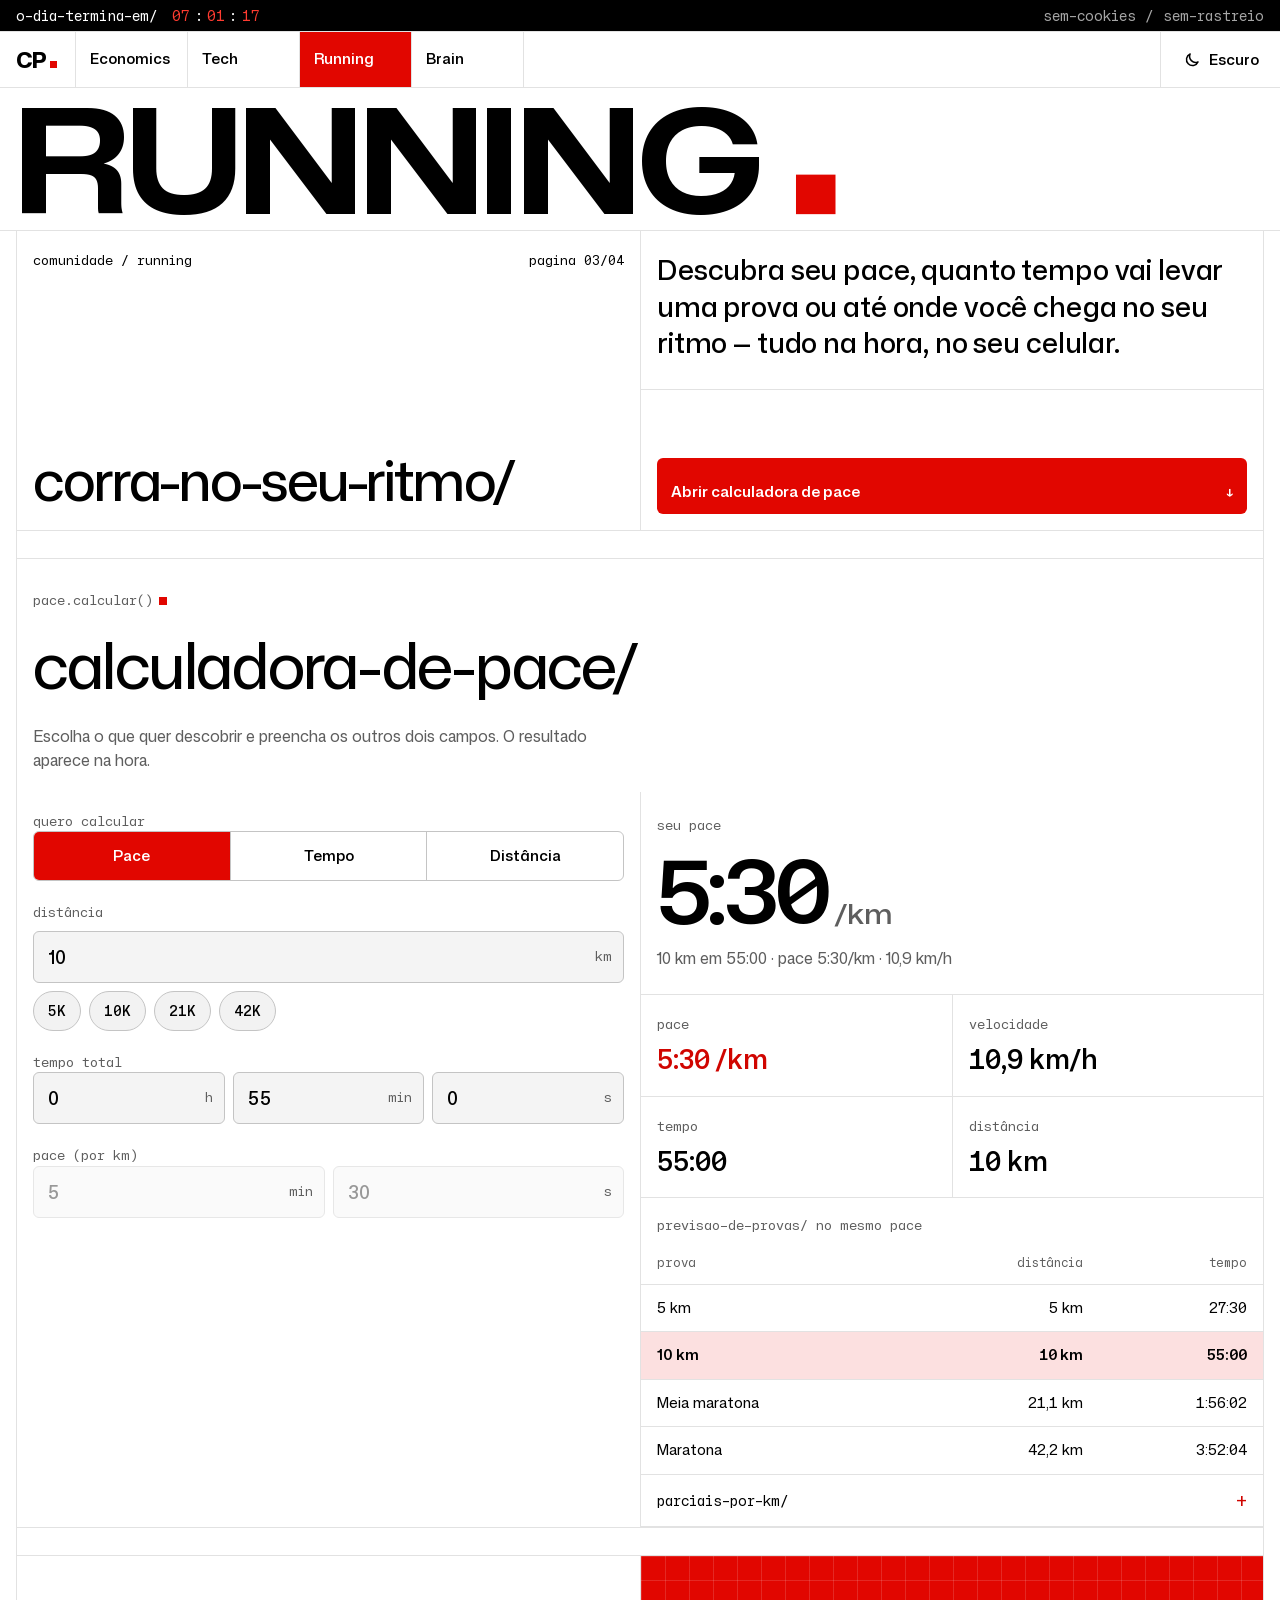
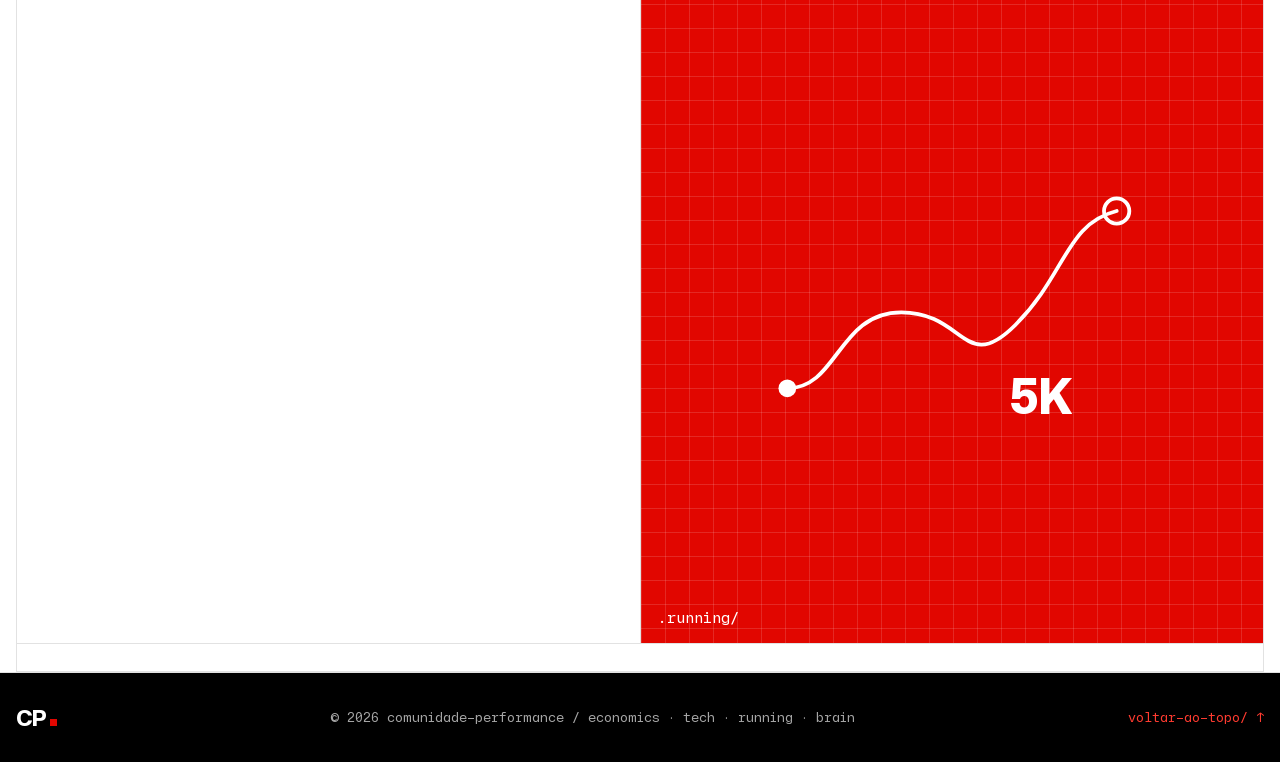
<file: running.html>
<!DOCTYPE html>
<!--
  =====================================================================
  COMUNIDADE PERFORMANCE — running.html (PAGE 03/04)
  =====================================================================
  Pace calculator + running basics.
  This page's tool: running.js (the calculator logic).
  Shared parts (header, footer, styles) are explained in index.html.

  CALCULATOR: everything runs in the visitor's browser. Nothing is
  saved or sent. The fields use ids (pace-km, pace-h...) that
  running.js reads — keep the ids if you edit the HTML.
  =====================================================================
-->
<html lang="pt-BR">
<head>
  <meta charset="UTF-8">
  <meta name="viewport" content="width=device-width, initial-scale=1">
  <!-- SECURITY (CSP): strict — see index.html for the explanation -->
  <meta http-equiv="Content-Security-Policy"
        content="default-src 'self'; script-src 'self'; style-src 'self'; img-src 'self' data:; font-src 'self'; connect-src 'none'; frame-src 'none'; object-src 'none'; base-uri 'self'; form-action 'none'; upgrade-insecure-requests">
  <meta name="referrer" content="no-referrer">

  <title>Running — Comunidade Performance</title>
  <meta name="description" content="Calculadora de pace: descubra seu pace, tempo ou distância e preveja seus tempos de prova.">
  <meta name="theme-color" content="#ffffff" media="(prefers-color-scheme: light)">
  <meta name="theme-color" content="#000000" media="(prefers-color-scheme: dark)">

  <link rel="icon" href="favicon.svg" type="image/svg+xml">
  <link rel="stylesheet" href="styles.css">
  <script src="script.js" defer></script>
  <script src="running.js" defer></script>
</head>

<body>
  <a class="skip-link" href="#conteudo">Pular para o conteúdo</a>

  <!-- HEADER (SHARED) — same block in all 5 pages; see index.html -->
  <header class="site-header">
    <div class="topbar">
      <span>o-dia-termina-em/</span>
      <span class="countdown" aria-label="Tempo restante no dia">
        <span data-cd-h>00</span><span class="sep">:</span><span data-cd-m>00</span><span class="sep">:</span><span data-cd-s>00</span>
      </span>
      <span class="topbar-right">sem-cookies / sem-rastreio</span>
    </div>

    <div class="nav">
      <a class="logo" href="index.html" aria-label="Comunidade Performance — início"><span>CP<span class="logo-dot" aria-hidden="true"></span></span></a>

      <nav id="menu-principal" class="main-nav" aria-label="Principal">
        <ul>
          <li><a href="economics.html">Economics</a></li>
          <li><a href="tech.html">Tech</a></li>
          <li><a href="running.html" aria-current="page">Running</a></li>
          <li><a href="brain.html">Brain</a></li>
          <li class="nav-spacer" aria-hidden="true"></li>
        </ul>
      </nav>

      <button class="theme-toggle" type="button" aria-label="Alternar tema claro/escuro">
        <svg class="icon-moon" viewBox="0 0 24 24" aria-hidden="true"><path d="M20 14.5A8 8 0 0 1 9.5 4 8 8 0 1 0 20 14.5Z" fill="none" stroke="currentColor" stroke-width="2" stroke-linejoin="round"/></svg>
        <svg class="icon-sun" viewBox="0 0 24 24" aria-hidden="true"><circle cx="12" cy="12" r="4.5" fill="none" stroke="currentColor" stroke-width="2"/><path d="M12 2v2.5M12 19.5V22M2 12h2.5M19.5 12H22M4.9 4.9l1.8 1.8M17.3 17.3l1.8 1.8M4.9 19.1l1.8-1.8M17.3 6.7l1.8-1.8" stroke="currentColor" stroke-width="2" stroke-linecap="round"/></svg>
        <span class="theme-label">Escuro</span>
      </button>

      <button class="menu-toggle" type="button" aria-expanded="false" aria-controls="menu-principal">
        <span class="sr-only">Abrir menu</span>
        <span class="menu-bar" aria-hidden="true"></span>
        <span class="menu-bar" aria-hidden="true"></span>
      </button>
    </div>
  </header>

  <main id="conteudo">

    <!-- HERO -->
    <section id="topo" class="hero">
      <div class="wordmark-wrap">
        <h1 class="sr-only">Running — Comunidade Performance</h1>
        <svg class="wordmark" viewBox="0 0 1200 112" aria-hidden="true">
          <text x="0" y="104" textLength="718" lengthAdjust="spacingAndGlyphs">RUNNING</text>
          <rect class="wm-accent" x="750" y="66" width="38" height="38"/>
        </svg>
      </div>

      <div class="frame">
        <div class="cells hero-cells">
          <div class="cell hero-left">
            <div class="hero-meta">
              <span>comunidade / running</span>
              <span>pagina 03/04</span>
            </div>
            <p class="slug">corra-no-seu-ritmo/</p>
          </div>
          <div class="hero-right">
            <p class="big-text">
              Descubra seu pace, quanto tempo vai levar uma prova ou até onde
              você chega no seu ritmo — tudo na hora, no seu celular.
            </p>
            <div class="hero-action">
              <a class="btn-block" href="#calculadora">Abrir calculadora de pace <span class="arrow" aria-hidden="true">↓</span></a>
            </div>
          </div>
        </div>
        <div class="band"></div>
      </div>
    </section>

    <!-- =================================================================
         PACE CALCULATOR
         Left cell = inputs, right cell = results (filled by running.js).
         1) "quero calcular" picks WHAT to find (pace, tempo, distância).
         2) The other two fields are the inputs; the chosen one is
            filled in automatically and locked.
         Quick buttons (5K, 10K...): data-km="..." sets the distance.
         To add one, copy a <button class="chip" data-km="..."> line.
         ================================================================= -->
    <section id="calculadora" class="frame">
      <div class="section-head reveal">
        <span class="mono-label">pace.calcular()<span class="cursor" aria-hidden="true"></span></span>
        <h2 class="slug">calculadora-de-pace/</h2>
      </div>
      <p class="section-intro">Escolha o que quer descobrir e preencha os outros dois campos. O resultado aparece na hora.</p>

      <div class="cells">
        <!-- INPUTS -->
        <div class="tool-form" data-pace>
          <fieldset class="field">
            <legend class="field-label">quero calcular</legend>
            <div class="seg">
              <input type="radio" name="pace-mode" id="mode-pace" value="pace" checked>
              <label for="mode-pace">Pace</label>
              <input type="radio" name="pace-mode" id="mode-time" value="time">
              <label for="mode-time">Tempo</label>
              <input type="radio" name="pace-mode" id="mode-dist" value="dist">
              <label for="mode-dist">Distância</label>
            </div>
          </fieldset>

          <!-- Distance -->
          <div class="field" data-group="dist">
            <label class="field-label" for="pace-km">distância</label>
            <div class="input-wrap">
              <input class="input" id="pace-km" type="text" inputmode="decimal" autocomplete="off" value="10">
              <span class="unit">km</span>
            </div>
            <div class="chips">
              <button class="chip" type="button" data-km="5">5K</button>
              <button class="chip" type="button" data-km="10">10K</button>
              <button class="chip" type="button" data-km="21.0975">21K</button>
              <button class="chip" type="button" data-km="42.195">42K</button>
            </div>
          </div>

          <!-- Time -->
          <fieldset class="field" data-group="time">
            <legend class="field-label">tempo total</legend>
            <div class="field-row">
              <div class="input-wrap">
                <input class="input" id="pace-h" type="number" inputmode="numeric" min="0" max="99" aria-label="horas" value="0">
                <span class="unit">h</span>
              </div>
              <div class="input-wrap">
                <input class="input" id="pace-m" type="number" inputmode="numeric" min="0" max="59" aria-label="minutos" value="55">
                <span class="unit">min</span>
              </div>
              <div class="input-wrap">
                <input class="input" id="pace-s" type="number" inputmode="numeric" min="0" max="59" aria-label="segundos" value="0">
                <span class="unit">s</span>
              </div>
            </div>
          </fieldset>

          <!-- Pace -->
          <fieldset class="field" data-group="pace">
            <legend class="field-label">pace (por km)</legend>
            <div class="field-row">
              <div class="input-wrap">
                <input class="input" id="pace-pm" type="number" inputmode="numeric" min="0" max="59" aria-label="minutos por km" value="5">
                <span class="unit">min</span>
              </div>
              <div class="input-wrap">
                <input class="input" id="pace-ps" type="number" inputmode="numeric" min="0" max="59" aria-label="segundos por km" value="30">
                <span class="unit">s</span>
              </div>
            </div>
          </fieldset>

          <p class="tool-msg" data-pace-msg role="status"></p>
        </div>

        <!-- RESULTS (texts are written by running.js) -->
        <div class="results" aria-live="polite">
          <div class="result-main">
            <span class="mono-label" data-out="main-label">seu pace</span>
            <span class="big-num" data-out="main">5:30<small>/km</small></span>
            <p class="result-sub" data-out="summary">10 km em 55:00</p>
          </div>

          <div class="result-grid">
            <div data-cell="pace"><span class="mono-label">pace</span><strong data-out="pace">5:30 /km</strong></div>
            <div data-cell="speed"><span class="mono-label">velocidade</span><strong data-out="speed">10,9 km/h</strong></div>
            <div data-cell="time"><span class="mono-label">tempo</span><strong data-out="time">55:00</strong></div>
            <div data-cell="dist"><span class="mono-label">distância</span><strong data-out="dist">10 km</strong></div>
          </div>

          <!-- Race predictions at the same pace -->
          <p class="mono-label table-title">previsao-de-provas/ no mesmo pace</p>
          <div class="table-wrap">
            <table class="data-table">
              <thead><tr><th scope="col">prova</th><th scope="col" class="num">distância</th><th scope="col" class="num">tempo</th></tr></thead>
              <tbody data-out="races"></tbody>
            </table>
          </div>

          <!-- Splits per km (opens on click) -->
          <details class="collapse">
            <summary>parciais-por-km/</summary>
            <div class="table-wrap">
              <table class="data-table">
                <thead><tr><th scope="col">km</th><th scope="col" class="num">tempo acumulado</th></tr></thead>
                <tbody data-out="splits"></tbody>
              </table>
            </div>
          </details>
        </div>
      </div>
      <div class="band"></div>
    </section>

    <!-- PRINCIPLES: text + tips, red panel on the right -->
    <section id="principios" class="frame">
      <div class="cells pillar-row">
        <div class="pillar-text reveal">
          <div class="pillar-label-cells">
            <div><span class="mono-label">running.principios()</span></div>
            <div aria-hidden="true"></div>
          </div>
          <p class="big-text">Devagar se vai longe — literalmente. Constância e recuperação constroem resistência.</p>
          <ol class="tips">
            <li class="tip">
              <span class="tip-num">1</span>
              <h3>Corra em ritmo de conversa</h3>
              <p>A maior parte dos treinos deve ser leve: se você consegue falar frases inteiras, está no ritmo certo.</p>
            </li>
            <li class="tip">
              <span class="tip-num">2</span>
              <h3>Aumente aos poucos</h3>
              <p>Suba o volume semanal gradualmente (cerca de 10% por semana) para evitar lesões.</p>
            </li>
            <li class="tip">
              <span class="tip-num">3</span>
              <h3>Recuperação também é treino</h3>
              <p>Sono, hidratação e dias de descanso são quando o corpo realmente fica mais forte.</p>
            </li>
          </ol>
          <p class="disclaimer">Consulte um profissional de saúde antes de iniciar treinos.</p>
        </div>

        <div class="pillar-visual panel-red" aria-hidden="true">
          <svg viewBox="0 0 300 200">
            <path class="v-stroke" d="M20 170 C 60 170, 60 110, 110 110 S 160 160, 200 120 S 240 40, 280 30"/>
            <circle class="v-fill" cx="20" cy="170" r="7"/>
            <circle class="v-stroke" cx="280" cy="30" r="10"/>
            <text class="v-fill" x="196" y="190" font-size="38" font-weight="800">5K</text>
          </svg>
          <span class="visual-tag">.running/</span>
        </div>
      </div>
      <div class="band"></div>
    </section>
  </main>

  <!-- FOOTER (SHARED) — same block in all 5 pages -->
  <footer class="site-footer">
    <div class="footer-inner">
      <a class="logo" href="index.html" aria-label="Início"><span>CP<span class="logo-dot" aria-hidden="true"></span></span></a>
      <p class="footer-note">© <span data-year>2026</span> comunidade-performance / economics · tech · running · brain</p>
      <a class="back-top" href="#topo">voltar-ao-topo/ ↑</a>
    </div>
  </footer>
</body>
</html>
</file>
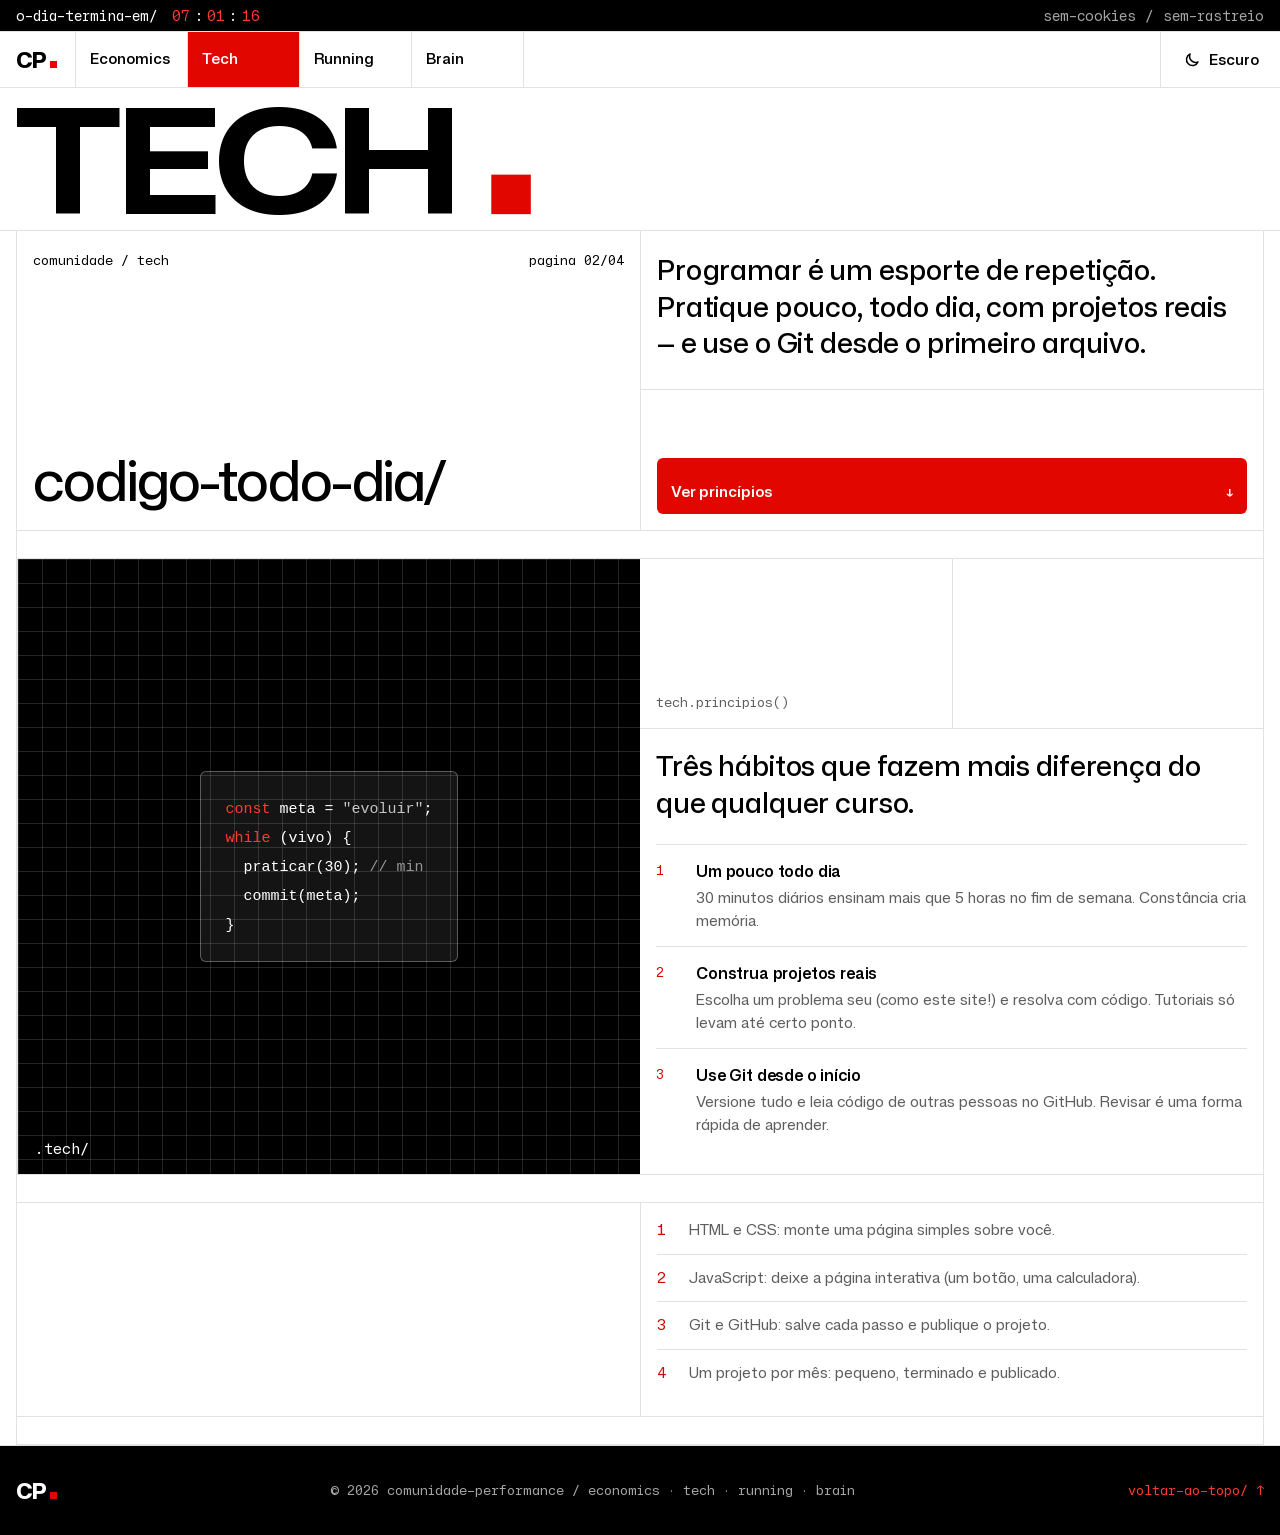
<file: tech.html>
<!DOCTYPE html>
<!--
  =====================================================================
  COMUNIDADE PERFORMANCE — tech.html (PAGE 02/04)
  =====================================================================
  Programming basics. Text only (no page-specific script).
  Shared parts (header, footer, styles) are explained in index.html.
  =====================================================================
-->
<html lang="pt-BR">
<head>
  <meta charset="UTF-8">
  <meta name="viewport" content="width=device-width, initial-scale=1">
  <!-- SECURITY (CSP): strict — see index.html for the explanation -->
  <meta http-equiv="Content-Security-Policy"
        content="default-src 'self'; script-src 'self'; style-src 'self'; img-src 'self' data:; font-src 'self'; connect-src 'none'; frame-src 'none'; object-src 'none'; base-uri 'self'; form-action 'none'; upgrade-insecure-requests">
  <meta name="referrer" content="no-referrer">

  <title>Tech — Comunidade Performance</title>
  <meta name="description" content="O básico para aprender a programar com constância.">
  <meta name="theme-color" content="#ffffff" media="(prefers-color-scheme: light)">
  <meta name="theme-color" content="#000000" media="(prefers-color-scheme: dark)">

  <link rel="icon" href="favicon.svg" type="image/svg+xml">
  <link rel="stylesheet" href="styles.css">
  <script src="script.js" defer></script>
</head>

<body>
  <a class="skip-link" href="#conteudo">Pular para o conteúdo</a>

  <!-- HEADER (SHARED) — same block in all 5 pages; see index.html -->
  <header class="site-header">
    <div class="topbar">
      <span>o-dia-termina-em/</span>
      <span class="countdown" aria-label="Tempo restante no dia">
        <span data-cd-h>00</span><span class="sep">:</span><span data-cd-m>00</span><span class="sep">:</span><span data-cd-s>00</span>
      </span>
      <span class="topbar-right">sem-cookies / sem-rastreio</span>
    </div>

    <div class="nav">
      <a class="logo" href="index.html" aria-label="Comunidade Performance — início"><span>CP<span class="logo-dot" aria-hidden="true"></span></span></a>

      <nav id="menu-principal" class="main-nav" aria-label="Principal">
        <ul>
          <li><a href="economics.html">Economics</a></li>
          <li><a href="tech.html" aria-current="page">Tech</a></li>
          <li><a href="running.html">Running</a></li>
          <li><a href="brain.html">Brain</a></li>
          <li class="nav-spacer" aria-hidden="true"></li>
        </ul>
      </nav>

      <button class="theme-toggle" type="button" aria-label="Alternar tema claro/escuro">
        <svg class="icon-moon" viewBox="0 0 24 24" aria-hidden="true"><path d="M20 14.5A8 8 0 0 1 9.5 4 8 8 0 1 0 20 14.5Z" fill="none" stroke="currentColor" stroke-width="2" stroke-linejoin="round"/></svg>
        <svg class="icon-sun" viewBox="0 0 24 24" aria-hidden="true"><circle cx="12" cy="12" r="4.5" fill="none" stroke="currentColor" stroke-width="2"/><path d="M12 2v2.5M12 19.5V22M2 12h2.5M19.5 12H22M4.9 4.9l1.8 1.8M17.3 17.3l1.8 1.8M4.9 19.1l1.8-1.8M17.3 6.7l1.8-1.8" stroke="currentColor" stroke-width="2" stroke-linecap="round"/></svg>
        <span class="theme-label">Escuro</span>
      </button>

      <button class="menu-toggle" type="button" aria-expanded="false" aria-controls="menu-principal">
        <span class="sr-only">Abrir menu</span>
        <span class="menu-bar" aria-hidden="true"></span>
        <span class="menu-bar" aria-hidden="true"></span>
      </button>
    </div>
  </header>

  <main id="conteudo">

    <!-- HERO -->
    <section id="topo" class="hero">
      <div class="wordmark-wrap">
        <h1 class="sr-only">Tech — Comunidade Performance</h1>
        <svg class="wordmark" viewBox="0 0 1200 112" aria-hidden="true">
          <text x="0" y="104" textLength="425" lengthAdjust="spacingAndGlyphs">TECH</text>
          <rect class="wm-accent" x="457" y="66" width="38" height="38"/>
        </svg>
      </div>

      <div class="frame">
        <div class="cells hero-cells">
          <div class="cell hero-left">
            <div class="hero-meta">
              <span>comunidade / tech</span>
              <span>pagina 02/04</span>
            </div>
            <p class="slug">codigo-todo-dia/</p>
          </div>
          <div class="hero-right">
            <p class="big-text">
              Programar é um esporte de repetição. Pratique pouco, todo dia,
              com projetos reais — e use o Git desde o primeiro arquivo.
            </p>
            <div class="hero-action">
              <a class="btn-block" href="#principios">Ver princípios <span class="arrow" aria-hidden="true">↓</span></a>
            </div>
          </div>
        </div>
        <div class="band"></div>
      </div>
    </section>

    <!-- PRINCIPLES (panel on the left: class "reverse") -->
    <section id="principios" class="frame">
      <div class="cells pillar-row reverse">
        <div class="pillar-text reveal">
          <div class="pillar-label-cells">
            <div><span class="mono-label">tech.principios()</span></div>
            <div aria-hidden="true"></div>
          </div>
          <p class="big-text">Três hábitos que fazem mais diferença do que qualquer curso.</p>
          <ol class="tips">
            <li class="tip">
              <span class="tip-num">1</span>
              <h3>Um pouco todo dia</h3>
              <p>30 minutos diários ensinam mais que 5 horas no fim de semana. Constância cria memória.</p>
            </li>
            <li class="tip">
              <span class="tip-num">2</span>
              <h3>Construa projetos reais</h3>
              <p>Escolha um problema seu (como este site!) e resolva com código. Tutoriais só levam até certo ponto.</p>
            </li>
            <li class="tip">
              <span class="tip-num">3</span>
              <h3>Use Git desde o início</h3>
              <p>Versione tudo e leia código de outras pessoas no GitHub. Revisar é uma forma rápida de aprender.</p>
            </li>
          </ol>
        </div>

        <!-- Inverted panel: code snippet (edit the lines freely) -->
        <div class="pillar-visual panel-inverse" aria-hidden="true">
<pre class="code-box"><code><span class="c-key">const</span> meta = <span class="c-str">"evoluir"</span>;
<span class="c-key">while</span> (vivo) {
  praticar(30); <span class="c-com">// min</span>
  commit(meta);
}</code></pre>
          <span class="visual-tag">.tech/</span>
        </div>
      </div>
      <div class="band"></div>
    </section>

    <!-- ROADMAP: simple numbered list. Copy an <li> to add a step. -->
    <section id="roteiro" class="frame">
      <div class="cells">
        <div class="section-head reveal">
          <span class="mono-label">tech.roteiro()<span class="cursor" aria-hidden="true"></span></span>
          <h2 class="slug">por-onde-comecar/</h2>
        </div>
        <ol class="howto">
          <li><span>1</span>HTML e CSS: monte uma página simples sobre você.</li>
          <li><span>2</span>JavaScript: deixe a página interativa (um botão, uma calculadora).</li>
          <li><span>3</span>Git e GitHub: salve cada passo e publique o projeto.</li>
          <li><span>4</span>Um projeto por mês: pequeno, terminado e publicado.</li>
        </ol>
      </div>
      <div class="band"></div>
    </section>
  </main>

  <!-- FOOTER (SHARED) — same block in all 5 pages -->
  <footer class="site-footer">
    <div class="footer-inner">
      <a class="logo" href="index.html" aria-label="Início"><span>CP<span class="logo-dot" aria-hidden="true"></span></span></a>
      <p class="footer-note">© <span data-year>2026</span> comunidade-performance / economics · tech · running · brain</p>
      <a class="back-top" href="#topo">voltar-ao-topo/ ↑</a>
    </div>
  </footer>
</body>
</html>
</file>
<file: styles.css>
/* =====================================================================
   COMUNIDADE PERFORMANCE — styles.css
   =====================================================================
   All the visual design lives here. Layout modeled on GitHub Universe:
   a layout made of "cells" divided by thin 1px lines, a giant
   wordmark, small monospace labels and slug-style titles
   (like "evolua-todo-dia/").

   VISUAL IDENTITY: black, white and red.
   Two themes: LIGHT (white background) and DARK (black background).

   HOW THE THEMES WORK
     - Each theme is just a list of color variables (section 1).
     - By default the site follows the visitor's system setting
       (light or dark mode on their phone/computer).
     - The button in the menu switches it; script.js sets
       <html data-theme="light"> or <html data-theme="dark">.

   EASIEST THINGS TO CHANGE (section 1, "DESIGN TOKENS"):
     - Colors   -> change the hex values (#xxxxxx)
                   LIGHT theme = first block, DARK theme = the two
                   blocks below it (keep those two IDENTICAL).
     - Fonts    -> --font-sans / --font-mono
     - Sizes    -> --frame (max width), --radius
   Every other rule reads these variables, so changing them updates
   the whole site at once without breaking the layout.

   FONT NOTE (safety): the fonts (Mona Sans, GitHub's font) are stored
   in this project's "fonts" folder (see section 2). No font is ever
   loaded from Google Fonts or another server.

   FILE MAP
     1. Design tokens (colors for light + dark, fonts)
     2. Base / reset + fonts
     3. Utilities (frame, cells, labels, buttons)
     4. Header: black top bar + navigation + theme button
     5. Hero: giant wordmark + intro cells
     6. Grid panel (breathing exercise)
     7. Statement + pillar rows
     8. Pillar visuals (red / inverted panels)
     9. Quote
    10. Mercado ao vivo (TradingView widgets)  -> Economics page
    11. Privacy + footer
    11b. Tools: form fields, results, tables      -> Running / Brain
    11c. Pomodoro timer                           -> Brain page
    12. Scroll animation
    13. Responsive (tablet / mobile)
    14. Reduced motion (accessibility)

   PAGES (each .html file uses this same stylesheet)
     index.html      home
     economics.html  finance + live market (TradingView)
     tech.html       programming
     running.html    pace calculator
     brain.html      pomodoro + reading calculator + breathing
   ===================================================================== */


/* ---------------------------------------------------------------------
   1. DESIGN TOKENS  <- safe to change values here
   --------------------------------------------------------------------- */

/* ---------- LIGHT THEME (default) ---------- */
:root {
  color-scheme: light;        /* tells the browser: light scrollbars etc. */

  /* Backgrounds */
  --bg: #ffffff;              /* page background */
  --surface: #f4f4f4;         /* cards (V2) */
  --grey-btn: #ebebeb;        /* secondary buttons / boxes */
  --btn-soft: rgba(0, 0, 0, .05);
  --btn-soft-hover: rgba(0, 0, 0, .1);

  /* Lines */
  --line: #e2e2e2;            /* thin cell dividers */
  --line-strong: #c4c4c4;     /* button borders */

  /* Text */
  --text: #000000;
  --text-muted: #5e5e5e;

  /* Red (the brand color) */
  --red: #e10600;             /* buttons, red panels, accents */
  --red-hover: #b80500;
  --red-text: #d00500;        /* small red text on the page background */
  --red-on-black: #ff3b30;    /* red on black bars (top bar, footer) */

  /* "Inverted" panels: the opposite of the page (black here) */
  --inverse-bg: #000000;
  --inverse-ink: #ffffff;
  --inverse-red: #ff3b30;
}

/* ---------- DARK THEME ----------
   Written twice on purpose:
     1) when the visitor's system is in dark mode (and they didn't pick light)
     2) when they click the button to choose dark
   If you change a color here, change it in BOTH blocks. */
@media (prefers-color-scheme: dark) {
  :root:not([data-theme="light"]) {
    color-scheme: dark;
    --bg: #000000;
    --surface: #111111;
    --grey-btn: #1c1c1c;
    --btn-soft: rgba(255, 255, 255, .06);
    --btn-soft-hover: rgba(255, 255, 255, .12);
    --line: #262626;
    --line-strong: #444444;
    --text: #ffffff;
    --text-muted: #a6a6a6;
    --red: #e10600;
    --red-hover: #ff1a0d;
    --red-text: #ff3b30;
    --red-on-black: #ff3b30;
    --inverse-bg: #ffffff;
    --inverse-ink: #000000;
    --inverse-red: #d00500;
  }
}
:root[data-theme="dark"] {
  color-scheme: dark;
  --bg: #000000;
  --surface: #111111;
  --grey-btn: #1c1c1c;
  --btn-soft: rgba(255, 255, 255, .06);
  --btn-soft-hover: rgba(255, 255, 255, .12);
  --line: #262626;
  --line-strong: #444444;
  --text: #ffffff;
  --text-muted: #a6a6a6;
  --red: #e10600;
  --red-hover: #ff1a0d;
  --red-text: #ff3b30;
  --red-on-black: #ff3b30;
  --inverse-bg: #ffffff;
  --inverse-ink: #000000;
  --inverse-red: #d00500;
}

/* ---------- Same in both themes ---------- */
:root {
  /* Typography */
  --font-sans: "Mona Sans", "Segoe UI", -apple-system, BlinkMacSystemFont, Helvetica, Arial, sans-serif;
  --font-mono: "Mona Sans Mono", ui-monospace, "Cascadia Mono", "SF Mono", Consolas, "Liberation Mono", monospace;

  /* Layout */
  --frame: 1280px;            /* max width of the bordered frame */
  --gutter: 16px;             /* space between frame and screen edge */
  --topbar-h: 32px;           /* black bar height */
  --nav-h: 56px;              /* navigation height */
  --radius: 6px;              /* buttons (almost square) */
}


/* ---------------------------------------------------------------------
   2. BASE / RESET  (normally no need to edit)
   --------------------------------------------------------------------- */

/* FONTS — Mona Sans + Mona Sans Mono (GitHub's fonts)
   Files live in the "fonts" folder, downloaded from the official repo
   https://github.com/github/mona-sans (free, SIL Open Font License).
   Keep fonts/LICENSE.txt next to them: the license requires it.
   PRIVACY: they are served from YOUR site ('self' in the CSP), so no
   visitor request ever goes to Google Fonts or any other server.
   These are "variable" fonts: one file covers every weight (200–900)
   and, for Mona Sans, every width (75% narrow – 125% wide). */
@font-face {
  font-family: "Mona Sans";
  src: url("fonts/MonaSans.woff2") format("woff2");
  font-weight: 200 900;
  font-stretch: 75% 125%;
  font-style: normal;
  font-display: swap; /* show system font first, swap when loaded */
}
@font-face {
  font-family: "Mona Sans Mono";
  src: url("fonts/MonaSansMono.woff2") format("woff2");
  font-weight: 200 900;
  font-style: normal;
  font-display: swap;
}

*,
*::before,
*::after { box-sizing: border-box; }

html {
  scroll-behavior: smooth;
  scroll-padding-top: calc(var(--topbar-h) + var(--nav-h) + 8px);
  -webkit-text-size-adjust: 100%;
}

body {
  margin: 0;
  background: var(--bg);
  color: var(--text);
  font-family: var(--font-sans);
  font-size: 16px;
  line-height: 1.5;
  -webkit-font-smoothing: antialiased;
  overflow-x: hidden;
  transition: background-color .3s ease, color .3s ease; /* smooth theme switch */
}

h1, h2, h3 { margin: 0; font-weight: 500; letter-spacing: -0.01em; }
p { margin: 0; }
a { color: inherit; }
svg { display: block; }
ul, ol { margin: 0; padding: 0; list-style: none; }

::selection { background: var(--red); color: #fff; }

:focus-visible {
  outline: 2px solid var(--red);
  outline-offset: 2px;
}


/* ---------------------------------------------------------------------
   3. UTILITIES
   --------------------------------------------------------------------- */

/* The bordered "frame" that holds all content (thin side lines). */
.frame {
  width: calc(100% - var(--gutter) * 2);
  max-width: var(--frame);
  margin: 0 auto;
  border-left: 1px solid var(--line);
  border-right: 1px solid var(--line);
}

/* Empty horizontal band between blocks */
.band { height: 28px; border-bottom: 1px solid var(--line); }

/* 2-column grid of cells. Each .cell gets padding; the second
   column gets a divider line on its left. */
.cells {
  display: grid;
  grid-template-columns: 1fr 1fr;
  border-bottom: 1px solid var(--line);
}
.cells > * + * { border-left: 1px solid var(--line); }
.cell { padding: 20px 16px; }

/* Hidden visually, still read by screen readers */
.sr-only {
  position: absolute; width: 1px; height: 1px;
  overflow: hidden; clip: rect(0 0 0 0); white-space: nowrap;
}

.skip-link {
  position: absolute; left: 16px; top: -60px; z-index: 100;
  background: var(--red); color: #fff; padding: 8px 14px;
  text-decoration: none;
}
.skip-link:focus { top: 8px; }

/* Small monospace label, e.g. "vida.financas()" */
.mono-label {
  font-family: var(--font-mono);
  font-size: 13px;
  color: var(--text-muted);
}
/* Blinking red square after a label, like a terminal cursor */
.cursor {
  display: inline-block; width: 8px; height: 8px; margin-left: 6px;
  background: var(--red);
  animation: blink 1.1s steps(1) infinite;
}
@keyframes blink { 50% { opacity: 0; } }

/* Slug-style big titles, e.g. "evolua-todo-dia/" */
.slug {
  font-size: clamp(2.4rem, 4.4vw, 3.5rem);
  font-weight: 450;
  line-height: 1.1;
  letter-spacing: -0.02em;
}

/* Large reading text */
.big-text {
  font-size: clamp(1.3rem, 2.2vw, 1.75rem);
  font-weight: 480;
  line-height: 1.3;
  letter-spacing: -0.005em;
}

.disclaimer {
  font-family: var(--font-mono);
  font-size: 12px;
  color: var(--text-muted);
}

/* BUTTONS
   .btn-block = big full-width red button (text left, arrow right)
   .btn-grey  = small secondary button */
.btn-block {
  display: flex; justify-content: space-between; align-items: flex-end;
  width: 100%; min-height: 56px; padding: 12px 14px;
  background: var(--red); color: #fff;
  border: 0; border-radius: var(--radius);
  font: 600 15px var(--font-sans);
  text-decoration: none; cursor: pointer;
  transition: background .2s ease;
}
.btn-block:hover { background: var(--red-hover); }
.btn-block.is-grey {
  background: var(--grey-btn); color: var(--text);
  border: 1px solid var(--line-strong);
}
.btn-block.is-grey:hover { background: var(--btn-soft-hover); }

.btn-grey {
  display: inline-flex; align-items: center; gap: 6px;
  padding: 10px 18px;
  background: var(--btn-soft); color: var(--text);
  border: 1px solid var(--line-strong); border-radius: var(--radius);
  font: 500 15px var(--font-sans); cursor: pointer;
  transition: background .2s ease;
}
.btn-grey:hover { background: var(--btn-soft-hover); }

.arrow { font-size: 14px; }


/* ---------------------------------------------------------------------
   4. HEADER: black top bar + navigation (sticky together)
   --------------------------------------------------------------------- */
.site-header { position: sticky; top: 0; z-index: 50; }

/* Black bar with red countdown (black in BOTH themes) */
.topbar {
  height: var(--topbar-h);
  background: #000; color: #fff;
  border-bottom: 1px solid var(--line);
  font-family: var(--font-mono); font-size: 14px;
  display: flex; align-items: center; gap: 14px;
  padding: 0 var(--gutter);
}
.countdown { color: var(--red-on-black); letter-spacing: .02em; }
.countdown .sep { color: #fff; margin: 0 4px; }
.topbar-right { margin-left: auto; color: #a6a6a6; }

/* Navigation made of cells separated by vertical lines */
.nav {
  position: relative; /* mobile menu opens right below it */
  height: var(--nav-h);
  display: flex; align-items: stretch;
  background: var(--bg);
  border-bottom: 1px solid var(--line);
  transition: background-color .3s ease;
}

/* Logo "CP" + red square */
.logo {
  display: flex; align-items: center;
  padding: 0 18px 0 var(--gutter);
  font-size: 22px; font-weight: 800; letter-spacing: -0.03em;
  text-decoration: none;
}
.logo-dot {
  display: inline-block; width: 7px; height: 7px; margin-left: 3px;
  background: var(--red);
}

.main-nav { display: flex; flex: 1; }
.main-nav ul { display: flex; flex: 1; }
.main-nav li { display: flex; }
.main-nav a {
  display: flex; align-items: center;
  min-width: 112px; padding: 0 14px;
  border-left: 1px solid var(--line);
  font-size: 15px; font-weight: 550; text-decoration: none;
  transition: background .2s;
}
.main-nav a:hover { background: var(--surface); }
/* The page you are on (aria-current="page" in the HTML) is red */
.main-nav a[aria-current="page"] { background: var(--red); color: #fff; }
.main-nav a[aria-current="page"]:hover { background: var(--red-hover); }
.main-nav .nav-spacer { flex: 1; border-left: 1px solid var(--line); }
.main-nav .nav-cta {
  min-width: 150px;
  background: var(--red); color: #fff; border-left: 0;
  justify-content: space-between;
}
.main-nav .nav-cta:hover { background: var(--red-hover); }

/* THEME BUTTON (light / dark)
   Hidden when JavaScript is off (it needs script.js to work). */
.theme-toggle { display: none; }
.js .theme-toggle {
  display: flex; align-items: center; justify-content: center; gap: 8px;
  min-width: 120px; padding: 0 14px;
  background: transparent; color: var(--text);
  border: 0; border-left: 1px solid var(--line);
  font: 550 15px var(--font-sans); cursor: pointer;
  transition: background .2s;
}
.js .theme-toggle:hover { background: var(--surface); }
.theme-toggle svg { width: 18px; height: 18px; }
/* Show the moon in light mode (click = go dark), the sun in dark mode */
:root[data-theme="dark"] .icon-moon { display: none; }
:root:not([data-theme="dark"]) .icon-sun { display: none; }

/* Hamburger (two lines, mobile only — see section 13) */
.menu-toggle {
  display: none;
  width: 60px;
  background: transparent; border: 0; border-left: 1px solid var(--line);
  cursor: pointer; padding: 0;
  flex-direction: column; align-items: center; justify-content: center; gap: 7px;
}
.menu-bar { width: 26px; height: 2px; background: var(--text); transition: transform .25s ease; }
/* nth-of-type(2)/(3) = the two bars (the 1st span is the hidden text) */
.menu-toggle[aria-expanded="true"] .menu-bar:nth-of-type(2) { transform: translateY(4.5px) rotate(45deg); }
.menu-toggle[aria-expanded="true"] .menu-bar:nth-of-type(3) { transform: translateY(-4.5px) rotate(-45deg); }


/* ---------------------------------------------------------------------
   5. HERO: giant wordmark + intro cells
   --------------------------------------------------------------------- */
.wordmark-wrap { padding: 18px var(--gutter) 8px; border-bottom: 1px solid var(--line); }
.wordmark { width: 100%; height: auto; }
.wordmark text {
  font-family: var(--font-sans);
  font-size: 140px;
  font-weight: 700;
  font-stretch: 125%;   /* wide letters (75%–125%) */
  fill: var(--text);
}
.wm-accent { fill: var(--red); }  /* the red square after the word */

.hero-cells { min-height: 300px; }
.hero-left { display: flex; flex-direction: column; justify-content: space-between; gap: 48px; }
.hero-meta {
  display: flex; justify-content: space-between; flex-wrap: wrap; gap: 8px;
  font-family: var(--font-mono); font-size: 13px;
}
.hero-right { padding: 0; display: flex; flex-direction: column; }
.hero-right .big-text { padding: 20px 16px 28px; border-bottom: 1px solid var(--line); }
.hero-right .hero-action { padding: 16px; margin-top: auto; }


/* ---------------------------------------------------------------------
   6. GRID PANEL (breathing exercise)
   --------------------------------------------------------------------- */
.grid-panel {
  position: relative;
  height: 320px;
  display: grid; place-items: center;
  border-bottom: 1px solid var(--line);
  overflow: hidden;
}
/* the small squares pattern, fading out to the right */
.grid-panel::before {
  content: ""; position: absolute; inset: 0;
  background-image:
    linear-gradient(var(--line) 1px, transparent 1px),
    linear-gradient(90deg, var(--line) 1px, transparent 1px);
  background-size: 12px 12px;
  -webkit-mask-image: linear-gradient(90deg, #000 30%, transparent 75%);
          mask-image: linear-gradient(90deg, #000 30%, transparent 75%);
}

.breath-circle {
  position: relative;
  width: 200px; height: 200px; border-radius: 50%;
  background: radial-gradient(circle, var(--red) 0%, color-mix(in srgb, var(--red) 35%, transparent) 55%, transparent 70%);
  transform: scale(.55);
  transition: transform 4s ease-in-out; /* 4s = one breathing phase */
}
.breath-circle.is-in { transform: scale(1); }   /* script.js toggles this */
.breath-label {
  position: absolute; bottom: 18px; left: 16px;
  font-family: var(--font-mono); font-size: 14px;
}

.panel-footer {
  display: flex; justify-content: space-between; align-items: center; gap: 12px;
  padding: 14px 16px;
  border-bottom: 1px solid var(--line);
}
.panel-footer .mono-label { color: var(--text); font-size: 14px; }


/* ---------------------------------------------------------------------
   7. STATEMENT + PILLAR ROWS
   --------------------------------------------------------------------- */
.statement { padding: 28px 16px 64px; }
.statement .slug { font-weight: 450; max-width: 13ch; }

.pillar-text { display: flex; flex-direction: column; }

/* two empty decorative sub-cells with the mono label at the bottom */
.pillar-label-cells {
  display: grid; grid-template-columns: 1fr 1fr;
  height: 170px;
  border-bottom: 1px solid var(--line);
}
.pillar-label-cells > div { padding: 16px; display: flex; align-items: flex-end; }
.pillar-label-cells > div + div { border-left: 1px solid var(--line); }

.pillar-text .big-text { padding: 18px 16px 24px; }
.pillar-text .disclaimer { padding: 0 16px 18px; }

/* Numbered tips */
.tips { padding: 0 16px 24px; margin-top: auto; }
.tip {
  display: grid; grid-template-columns: 32px 1fr; gap: 4px 8px;
  padding: 14px 0;
  border-top: 1px solid var(--line);
}
.tip-num { font-family: var(--font-mono); font-size: 13px; color: var(--red-text); padding-top: 2px; }
.tip h3 { font-size: 16px; font-weight: 600; }
.tip p { grid-column: 2; color: var(--text-muted); font-size: 15px; }

/* Home page: link button at the bottom of each page row */
.pillar-cta { padding: 0 16px 20px; margin-top: auto; }

/* Rows with class "reverse" put the panel on the LEFT */
.pillar-row.reverse .pillar-visual { order: -1; }


/* ---------------------------------------------------------------------
   8. PILLAR VISUALS
   Two styles, chosen in index.html with a class on the panel:
     panel-red      -> red background, white drawing
     panel-inverse  -> opposite of the page: black in light mode,
                       white in dark mode
   Drawings use "currentColor", so they follow the panel's text color.
   --------------------------------------------------------------------- */
.pillar-visual {
  position: relative; overflow: hidden;
  min-height: 460px;
  display: grid; place-items: center;
  transition: background-color .3s ease, color .3s ease;
}
.panel-red     { background: var(--red);        color: #fff;               --accent: #000; }
.panel-inverse { background: var(--inverse-bg); color: var(--inverse-ink); --accent: var(--inverse-red); }

/* grid texture on top of the color */
.pillar-visual::before {
  content: ""; position: absolute; inset: 0;
  background-image:
    linear-gradient(color-mix(in srgb, currentColor 14%, transparent) 1px, transparent 1px),
    linear-gradient(90deg, color-mix(in srgb, currentColor 14%, transparent) 1px, transparent 1px);
  background-size: 24px 24px;
}
.pillar-visual svg { position: relative; width: 70%; max-width: 380px; height: auto; }
.visual-tag {
  position: absolute; left: 16px; bottom: 14px;
  font-family: var(--font-mono); font-size: 15px;
}
.v-stroke { fill: none; stroke: currentColor; stroke-width: 3; stroke-linecap: round; stroke-linejoin: round; }
.v-fill   { fill: currentColor; }
.v-soft   { fill: color-mix(in srgb, currentColor 25%, transparent); }
.v-accent { fill: var(--accent); }

/* Code box (inside the Código panel) */
.code-box {
  position: relative;
  margin: 0; padding: 22px 24px;
  background: color-mix(in srgb, currentColor 8%, transparent);
  border: 1px solid color-mix(in srgb, currentColor 30%, transparent);
  border-radius: var(--radius);
  font: 15px/1.8 var(--font-mono);
  overflow-x: auto; max-width: 86%;
}
.c-key { color: var(--accent); }
.c-str { color: color-mix(in srgb, currentColor 75%, transparent); }
.c-com { color: color-mix(in srgb, currentColor 55%, transparent); }


/* ---------------------------------------------------------------------
   9. QUOTE
   --------------------------------------------------------------------- */
.quote-cell { display: flex; flex-direction: column; justify-content: space-between; gap: 40px; }
.quote-mark { font-size: 64px; font-weight: 800; line-height: .6; color: var(--red-text); height: 32px; }
.quote {
  margin: 0;
  border-left: 8px solid var(--red);
  padding: 4px 0 4px 18px;
}
.quote p { margin-top: 8px; }
.quote-side {
  background: var(--red); color: #fff;
  display: grid; place-items: center;
  font-family: var(--font-mono); font-size: clamp(1.4rem, 3vw, 2.2rem);
  min-height: 260px; padding: 24px; text-align: center;
}


/* ---------------------------------------------------------------------
   10. MERCADO AO VIVO (TradingView widgets)
   Widget HEIGHTS are set here (.tv-slot-chart / .tv-slot-side).
   Change the px values to make a widget taller or shorter.
   --------------------------------------------------------------------- */
.section-head { padding: 28px 16px 24px; }
.section-head .slug { font-size: clamp(2.6rem, 5vw, 4rem); font-weight: 425; margin-top: 18px; }

/* Consent cell: text + load button */
.tv-consent { display: flex; flex-direction: column; }
.tv-consent p { padding: 20px 16px; color: var(--text-muted); border-bottom: 1px solid var(--line); }
.tv-consent strong { color: var(--text); font-weight: 600; }
.tv-consent-action { padding: 16px; margin-top: auto; }
.tv-consent .btn-block:disabled { background: var(--grey-btn); color: var(--text-muted); cursor: default; }

/* Widget cards */
.tv-card { display: flex; flex-direction: column; border-bottom: 1px solid var(--line); }
.tv-row .tv-card { border-bottom: 0; }
.tv-card-head {
  display: flex; justify-content: space-between; align-items: baseline; flex-wrap: wrap; gap: 8px;
  padding: 18px 16px 14px;
  border-bottom: 1px solid var(--line);
}
.tv-card-head h3 { font-size: clamp(1.4rem, 2.4vw, 2rem); font-weight: 460; }

/* The empty box where each widget appears */
.tv-slot { position: relative; padding: 12px 16px; }
.tv-slot-chart { height: 600px; }   /* <- chart height */
.tv-slot-side  { height: 560px; }   /* <- news + heatmap height */

/* Before the click: subtle grid + waiting label */
.tv-placeholder {
  height: 100%;
  display: flex; align-items: flex-end;
  padding: 16px;
  font-family: var(--font-mono); font-size: 14px; color: var(--text-muted);
  border: 1px dashed var(--line-strong);
  border-radius: var(--radius);
  background-image:
    linear-gradient(var(--line) 1px, transparent 1px),
    linear-gradient(90deg, var(--line) 1px, transparent 1px);
  background-size: 12px 12px;
}

/* After the click: TradingView's own elements.
   The widget fills the slot; 28px is left for the credit line. */
.tradingview-widget-container { height: 100%; width: 100%; }
.tradingview-widget-container__widget { height: calc(100% - 28px); width: 100%; }
.tradingview-widget-container iframe { width: 100% !important; height: 100% !important; border: 0; display: block; }
.tradingview-widget-copyright {
  height: 28px; padding-top: 8px;
  font-family: var(--font-mono); font-size: 12px; color: var(--text-muted);
}
.tradingview-widget-copyright a { color: var(--red-text); text-decoration: none; }
.tradingview-widget-copyright a:hover { text-decoration: underline; }

.tv-disclaimer { padding: 14px 16px; border-bottom: 1px solid var(--line); }


/* ---------------------------------------------------------------------
   11. PRIVACY + FOOTER
   --------------------------------------------------------------------- */
.privacy-left { display: flex; flex-direction: column; justify-content: space-between; gap: 60px; min-height: 260px; }
.privacy-left .mono-label { color: var(--red-text); }
.privacy-left .slug { font-size: clamp(2rem, 3.4vw, 2.5rem); }
.privacy-right { padding: 0; }
.privacy-right > p { padding: 20px 16px; color: var(--text-muted); border-bottom: 1px solid var(--line); }
.privacy-box { margin: 16px; padding: 4px 14px; background: var(--grey-btn); border-radius: var(--radius); }
.privacy-box li {
  display: flex; justify-content: space-between;
  padding: 12px 0; font-size: 15px; font-weight: 500;
  border-bottom: 1px solid var(--line-strong);
}
.privacy-box li:last-child { border-bottom: 0; }
.privacy-box span { font-family: var(--font-mono); color: var(--red-text); }

/* Footer: black in BOTH themes */
.site-footer { background: #000; color: #fff; border-top: 1px solid var(--line); }
.footer-inner {
  display: flex; flex-wrap: wrap; align-items: center; justify-content: space-between; gap: 12px 24px;
  padding: 28px var(--gutter);
  max-width: calc(var(--frame) + var(--gutter) * 2); margin: 0 auto;
}
.footer-inner .logo { padding: 0; color: #fff; }
.footer-note { font-family: var(--font-mono); font-size: 13px; color: #a6a6a6; }
.back-top { font-family: var(--font-mono); font-size: 13px; color: var(--red-on-black); text-decoration: none; }
.back-top:hover { text-decoration: underline; }


/* ---------------------------------------------------------------------
   11b. TOOLS: form fields, results, tables (Running + Brain pages)
   Font size of inputs is 18px on purpose: below 16px, iPhones zoom in
   when you tap a field. Touch targets are at least 44px tall.
   --------------------------------------------------------------------- */
/* Elements with the "hidden" attribute stay hidden even if a rule
   below gives them display:flex (used by the reading calculator). */
[hidden] { display: none !important; }

.tool-form { padding: 20px 16px 24px; display: flex; flex-direction: column; gap: 22px; }

/* One field = label + input(s) */
.field { display: flex; flex-direction: column; gap: 8px; border: 0; margin: 0; padding: 0; min-width: 0; }
.field-label { font-family: var(--font-mono); font-size: 13px; color: var(--text-muted); padding: 0; }
.field-row { display: flex; gap: 8px; }
.field-hint { font-size: 13px; color: var(--text-muted); }

/* Text box with a unit on the right (e.g. "km", "min") */
.input-wrap { position: relative; flex: 1; min-width: 0; }
.input {
  width: 100%; height: 52px;
  padding: 0 46px 0 14px;
  font: 500 18px var(--font-sans);
  color: var(--text);
  background: var(--surface);
  border: 1px solid var(--line-strong);
  border-radius: var(--radius);
  -moz-appearance: textfield; appearance: textfield;
  transition: background-color .3s ease, opacity .2s ease;
}
.input::-webkit-outer-spin-button,
.input::-webkit-inner-spin-button { -webkit-appearance: none; margin: 0; }
.input:focus { outline: 2px solid var(--red); outline-offset: 1px; }
.input:disabled { opacity: .4; }
.unit {
  position: absolute; right: 12px; top: 50%; transform: translateY(-50%);
  font-family: var(--font-mono); font-size: 13px; color: var(--text-muted);
  pointer-events: none;
}

/* Segmented control (choose one option) — real radio buttons inside */
.seg { display: flex; border: 1px solid var(--line-strong); border-radius: var(--radius); overflow: hidden; }
.seg input { position: absolute; opacity: 0; pointer-events: none; }
.seg label {
  flex: 1; min-height: 48px; padding: 8px;
  display: flex; align-items: center; justify-content: center; text-align: center;
  font-size: 15px; font-weight: 550; cursor: pointer;
  border-left: 1px solid var(--line-strong);
  transition: background .2s ease, color .2s ease;
}
.seg label:first-of-type { border-left: 0; }
.seg label:hover { background: var(--btn-soft); }
.seg input:checked + label { background: var(--red); color: #fff; }
.seg input:focus-visible + label { outline: 2px solid var(--text); outline-offset: -4px; }

/* Quick-pick buttons (e.g. 5K / 10K) */
.chips { display: flex; flex-wrap: wrap; gap: 8px; }
.chip {
  min-height: 40px; padding: 0 14px;
  border: 1px solid var(--line-strong); border-radius: 999px;
  background: var(--btn-soft); color: var(--text);
  font: 500 14px var(--font-mono); cursor: pointer;
}
.chip:hover { background: var(--btn-soft-hover); }

/* Checkbox line */
.check { display: flex; align-items: center; gap: 10px; min-height: 44px; font-size: 15px; cursor: pointer; }
.check input { width: 20px; height: 20px; accent-color: var(--red); flex: none; }

/* Error / help message under a form */
.tool-msg { font-family: var(--font-mono); font-size: 13px; color: var(--red-text); min-height: 1.4em; }

/* Results column */
.results { display: flex; flex-direction: column; min-width: 0; }
.result-main { padding: 20px 16px 24px; border-bottom: 1px solid var(--line); }
.big-num {
  display: block; margin-top: 10px;
  font-size: clamp(3rem, 9vw, 5.5rem); font-weight: 600; font-stretch: 110%;
  line-height: 1; letter-spacing: -0.03em;
  font-variant-numeric: tabular-nums;
}
.big-num small { font-size: .32em; font-weight: 500; color: var(--text-muted); margin-left: 6px; letter-spacing: 0; }
.result-sub { margin-top: 12px; color: var(--text-muted); }

/* 2x2 grid of smaller results */
.result-grid { display: grid; grid-template-columns: 1fr 1fr; border-bottom: 1px solid var(--line); }
.result-grid > div { padding: 16px; min-width: 0; }
.result-grid > div:nth-child(even) { border-left: 1px solid var(--line); }
.result-grid > div:nth-child(n+3) { border-top: 1px solid var(--line); }
.result-grid strong {
  display: block; margin-top: 4px;
  font-size: clamp(1.3rem, 3vw, 1.7rem); font-weight: 550;
  font-variant-numeric: tabular-nums; overflow-wrap: anywhere;
}
.result-grid .is-calculated strong { color: var(--red-text); }

/* Tables (race predictions, splits, reading simulations) */
.table-title { padding: 18px 16px 6px; }
.table-wrap { overflow-x: auto; }
.data-table { width: 100%; border-collapse: collapse; font-size: 15px; }
.data-table th,
.data-table td { text-align: left; padding: 12px 16px; border-bottom: 1px solid var(--line); white-space: nowrap; }
.data-table th { font-family: var(--font-mono); font-size: 12px; font-weight: 400; color: var(--text-muted); }
.data-table .num { text-align: right; font-variant-numeric: tabular-nums; }
.data-table tr.is-current td { background: color-mix(in srgb, var(--red) 12%, transparent); font-weight: 600; }

/* Collapsible list (km splits) */
.collapse summary {
  display: flex; justify-content: space-between; align-items: center;
  min-height: 52px; padding: 0 16px;
  font-family: var(--font-mono); font-size: 14px;
  cursor: pointer; list-style: none;
  border-bottom: 1px solid var(--line);
}
.collapse summary::-webkit-details-marker { display: none; }
.collapse summary::after { content: "+"; font-size: 18px; color: var(--red-text); }
.collapse[open] summary::after { content: "−"; }
.collapse .table-wrap { max-height: 380px; overflow: auto; }

.section-intro { padding: 0 16px 20px; color: var(--text-muted); max-width: 70ch; }


/* ---------------------------------------------------------------------
   11c. POMODORO TIMER (Brain page)
   The ring size adapts to the screen (min(78vw, 340px)).
   --------------------------------------------------------------------- */
.pomo { display: flex; flex-direction: column; align-items: center; gap: 22px; padding: 24px 16px 28px; }
.pomo .seg { width: 100%; max-width: 440px; }
.pomo-ring { position: relative; width: min(78vw, 340px); aspect-ratio: 1; }
.pomo-ring svg { width: 100%; height: 100%; transform: rotate(-90deg); }
.ring-track { fill: none; stroke: var(--line); stroke-width: 5; }
.ring-progress {
  fill: none; stroke: var(--red); stroke-width: 5; stroke-linecap: round;
  stroke-dasharray: 100; /* pathLength="100" in the HTML */
  transition: stroke-dashoffset .4s linear;
}
.pomo-time {
  position: absolute; inset: 0;
  display: flex; flex-direction: column; align-items: center; justify-content: center; gap: 6px;
}
.pomo-clock {
  font-size: clamp(3.4rem, 15vw, 5.5rem); font-weight: 600; font-stretch: 110%;
  line-height: 1; letter-spacing: -0.03em; font-variant-numeric: tabular-nums;
}
.pomo-actions { display: flex; gap: 10px; width: 100%; max-width: 440px; }
.pomo-actions .btn-block { flex: 2; align-items: center; justify-content: center; font-size: 17px; }
.pomo-actions .btn-grey { flex: 1; justify-content: center; min-height: 56px; }
.pomo-dots { display: flex; gap: 8px; }
.pomo-dots span { width: 12px; height: 12px; border: 1px solid var(--line-strong); }
.pomo-dots span.is-done { background: var(--red); border-color: var(--red); }

/* Short explanation list next to the tools */
.howto { padding: 4px 16px 20px; }
.howto li {
  display: grid; grid-template-columns: 32px 1fr;
  padding: 12px 0; border-bottom: 1px solid var(--line);
  font-size: 15px; color: var(--text-muted);
}
.howto li:last-child { border-bottom: 0; }
.howto span { font-family: var(--font-mono); color: var(--red-text); }


/* ---------------------------------------------------------------------
   12. SCROLL ANIMATION
   Elements with class="reveal" fade in when they enter the screen.
   Only active when JS runs (script.js adds class "js" to <html>).
   --------------------------------------------------------------------- */
.js .reveal { opacity: 0; transform: translateY(12px); transition: opacity .6s ease, transform .6s ease; }
.js .reveal.is-visible { opacity: 1; transform: none; }


/* ---------------------------------------------------------------------
   13. RESPONSIVE RULES
   --------------------------------------------------------------------- */
@media (max-width: 1100px) {
  .main-nav a { min-width: 0; }
  .js .theme-toggle { min-width: 0; }
}

@media (max-width: 860px) {
  /* Mobile top bar: two lines */
  .topbar { height: auto; padding: 8px var(--gutter); flex-wrap: wrap; gap: 0 12px; }
  .topbar-right { display: none; }

  /* Theme button stays visible next to the hamburger */
  .js .theme-toggle { margin-left: auto; }
  .theme-label { display: none; }   /* icon only on phones */

  /* Mobile menu: hidden until the hamburger is clicked */
  .menu-toggle { display: flex; }
  .main-nav {
    position: absolute; left: 0; right: 0; top: 100%;
    background: var(--bg);
    border-bottom: 1px solid var(--line);
    display: none;
  }
  .main-nav.is-open { display: block; }
  .main-nav ul { flex-direction: column; }
  .main-nav a { flex: 1; min-height: 54px; border-left: 0; border-top: 1px solid var(--line); padding: 0 var(--gutter); font-size: 17px; }
  .main-nav .nav-spacer { display: none; }

  /* Every 2-column grid becomes 1 column */
  .cells { grid-template-columns: 1fr; }
  .cells > * + * { border-left: 0; border-top: 1px solid var(--line); }
  .pillar-row.reverse .pillar-visual { order: 0; }
  .pillar-visual { min-height: 320px; }
  .pillar-label-cells { height: 110px; }
  .hero-cells { min-height: 0; }
  .statement { padding-bottom: 32px; }
  .tv-row .tv-card + .tv-card { border-top: 1px solid var(--line); }
  .tv-slot-chart { height: 460px; }
  .tv-slot-side  { height: 480px; }
}

@media (max-width: 480px) {
  :root { --gutter: 12px; }
  .cell, .hero-right .big-text, .hero-right .hero-action { padding-left: 12px; padding-right: 12px; }
  .grid-panel { height: 260px; }
  .breath-circle { width: 160px; height: 160px; }
  .panel-footer { flex-wrap: wrap; }
  .tool-form { padding-left: 12px; padding-right: 12px; }
  .data-table th, .data-table td { padding: 10px 12px; font-size: 14px; }
  .result-grid > div { padding: 14px 12px; }
  .seg label { font-size: 14px; padding: 6px 4px; }
}


/* ---------------------------------------------------------------------
   14. REDUCED MOTION
   Respects visitors who turned off animations in their system.
   --------------------------------------------------------------------- */
@media (prefers-reduced-motion: reduce) {
  html { scroll-behavior: auto; }
  *, *::before, *::after {
    animation-duration: .01ms !important;
    animation-iteration-count: 1 !important;
    transition-duration: .01ms !important;
  }
  .js .reveal { opacity: 1; transform: none; }
}
</file>
